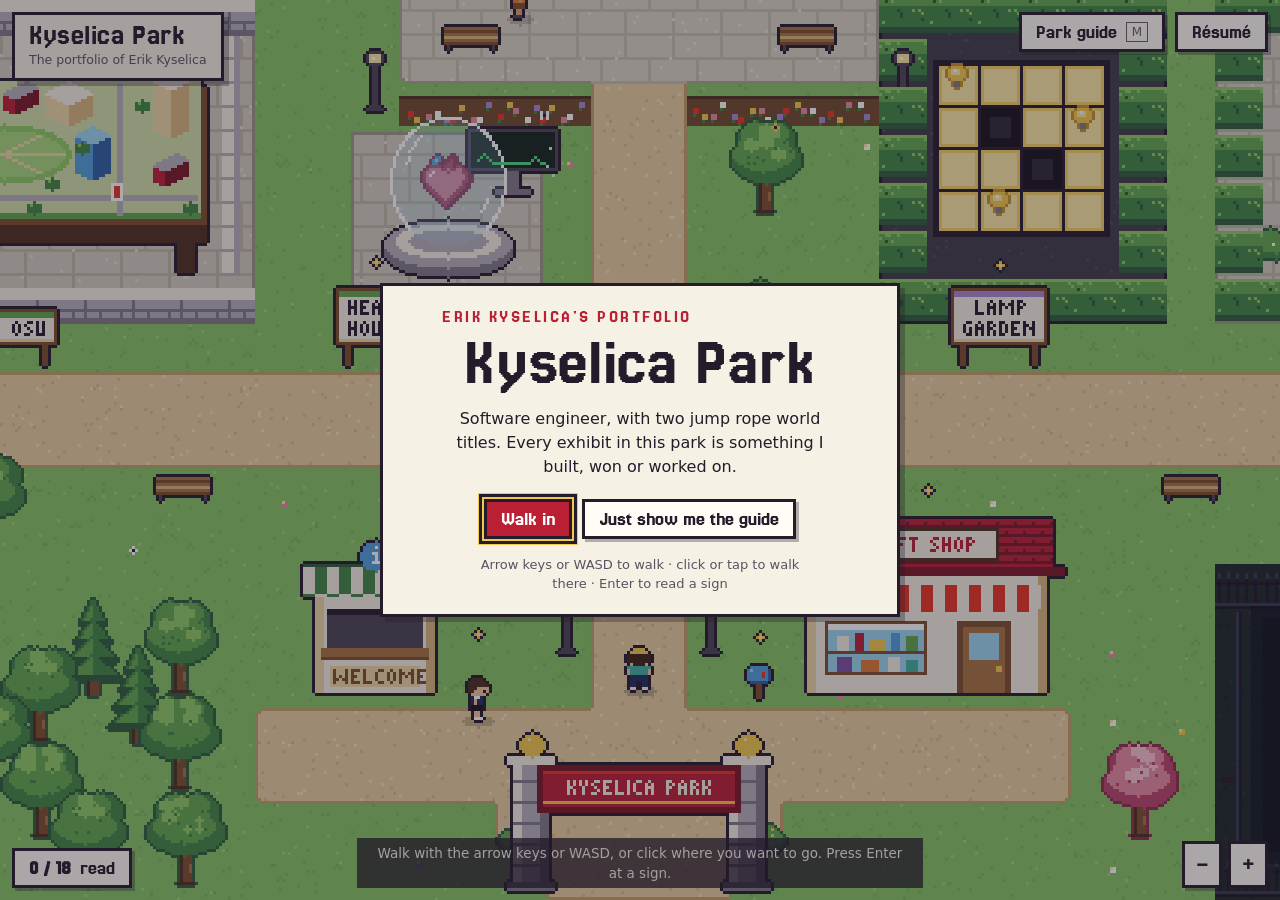
<file: index.html>
<!doctype html>
<html lang="en">
<head>
<meta charset="utf-8">
<meta name="viewport" content="width=device-width, initial-scale=1, viewport-fit=cover">
<title>Erik Kyselica · Kyselica Park</title>
<meta name="description" content="The portfolio of Erik Kyselica, software engineer and jump rope world champion, built as a pixel park you can walk around. Every exhibit is something he built, won or worked on.">
<meta name="theme-color" content="#86c463">
<meta property="og:title" content="Kyselica Park: the portfolio of Erik Kyselica">
<meta property="og:description" content="A pixel park you can walk around. Every exhibit is something Erik built, won or worked on.">
<meta property="og:type" content="website">
<meta property="og:url" content="https://kyseli.ca/">
<meta property="og:image" content="https://kyseli.ca/park/img/og.png">
<meta name="twitter:card" content="summary_large_image">
<link rel="icon" href="data:image/svg+xml,%3Csvg xmlns='http://www.w3.org/2000/svg' viewBox='0 0 16 16' shape-rendering='crispEdges'%3E%3Crect width='16' height='16' fill='%2386c463'/%3E%3Cpath d='M4 3h8v1h1v5h-1v1H4V9H3V4h1z' fill='%233f8644'/%3E%3Cpath d='M5 4h5v1h1v3H5z' fill='%235fa84c'/%3E%3Crect x='7' y='10' width='2' height='4' fill='%237a4d2c'/%3E%3Crect x='6' y='5' width='2' height='1' fill='%238ccb62'/%3E%3C/svg%3E">
<link rel="preconnect" href="https://fonts.googleapis.com">
<link rel="preconnect" href="https://fonts.gstatic.com" crossorigin>
<link rel="stylesheet" href="https://fonts.googleapis.com/css2?family=Jersey+25&display=swap">
<link rel="stylesheet" href="park/park.css?v=30576ea">
</head>
<body>

<main id="stage">
<canvas id="park" tabindex="0" role="img" aria-label="Kyselica Park, a top-down pixel park. Walk with the arrow keys or W A S D and press Enter at a sign to read it. Every exhibit is also listed in the park guide."></canvas>

<header class="bar">
  <a class="brand panel" href="./">
    <span class="brand-name">Kyselica Park</span>
    <span class="brand-sub">The portfolio of Erik Kyselica</span>
  </a>
  <nav class="tools" aria-label="Park">
    <button class="btn" type="button" id="btn-guide" aria-label="Park guide"><span class="label-long">Park guide</span><span class="label-short">Map</span> <kbd>M</kbd></button>
    <a class="btn" href="ErikKyselicaResume-2026.pdf" target="_blank" rel="noopener">Résumé</a>
  </nav>
</header>

<div class="hud">
  <div class="hud-left">
    <button class="btn" type="button" id="stamps" title="Exhibits you have read. Opens the park guide."><b>0 / 0</b> read</button>
  </div>
  <div class="hud-mid">
    <button class="btn" type="button" id="prompt" hidden>Read <span class="prompt-name"></span> <kbd>Enter</kbd></button>
    <p id="hint">Walk with the arrow keys or WASD, or click where you want to go. Press Enter at a sign.</p>
  </div>
  <div class="hud-right">
    <button class="btn zoom" type="button" id="zoom-out" aria-label="Zoom out" title="Zoom out (−)">−</button>
    <button class="btn zoom" type="button" id="zoom-in" aria-label="Zoom in" title="Zoom in (+)">+</button>
  </div>
</div>
<div id="tip" hidden></div>

<aside id="plaque" role="dialog" aria-labelledby="plaque-title" hidden>
  <div class="plaque-top">
    <span class="zone"></span>
    <button class="plaque-close" type="button" aria-label="Close this plaque" title="Close (Esc)">✕</button>
  </div>
  <div class="plaque-body"></div>
  <div class="plaque-foot">
    <button class="btn plaque-prev" type="button">← Previous</button>
    <span class="plaque-count"></span>
    <button class="btn plaque-next" type="button">Next →</button>
  </div>
</aside>


<div id="welcome">
  <div class="welcome-card panel" role="dialog" aria-labelledby="welcome-title">
    <p class="eyebrow">Erik Kyselica's portfolio</p>
    <h1 id="welcome-title">Kyselica Park</h1>
    <p>Software engineer, with two jump rope world titles. Every exhibit in this park is something I built, won or worked on.</p>
    <div class="links">
      <button class="btn primary" type="button" id="btn-enter">Walk in</button>
      <button class="btn" type="button" id="btn-tour">Just show me the guide</button>
    </div>
    <p class="keys">Arrow keys or WASD to walk · click or tap to walk there · Enter to read a sign</p>
  </div>
</div>
</main>

<dialog id="guide" aria-labelledby="guide-title">
  <div class="guide-top">
    <div>
      <h2 id="guide-title">Park guide</h2>
      <p>Pick an exhibit to go straight to it.</p>
    </div>
    <button class="plaque-close guide-close" type="button" aria-label="Close the park guide">✕</button>
  </div>
  <div class="guide-main">
    <div class="guide-map">
      <canvas role="img" aria-label="Map of the park. The same exhibits are listed beside it."></canvas>
      <div class="guide-pins"></div>
    </div>
    <div class="guide-list"></div>
  </div>
</dialog>

<noscript>
  <div class="noscript">
    <h1>Erik Kyselica</h1>
    <p>This portfolio is an interactive pixel park and needs JavaScript. Without it, here is the short version:</p>
    <p><a href="ErikKyselicaResume-2026.pdf">Résumé (PDF)</a> · <a href="mailto:erik@kyseli.ca">erik@kyseli.ca</a> · <a href="osu-map/">Small OSU, a live map of the Ohio State campus</a></p>
  </div>
</noscript>

<script src="park/art.js?v=30576ea"></script>
<script src="park/world.js?v=30576ea"></script>
<script src="park/life.js?v=30576ea"></script>
<script src="park/data.js?v=30576ea"></script>
<script src="park/game.js?v=30576ea"></script>
<script src="park/ui.js?v=30576ea"></script>
</body>
</html>
</file>
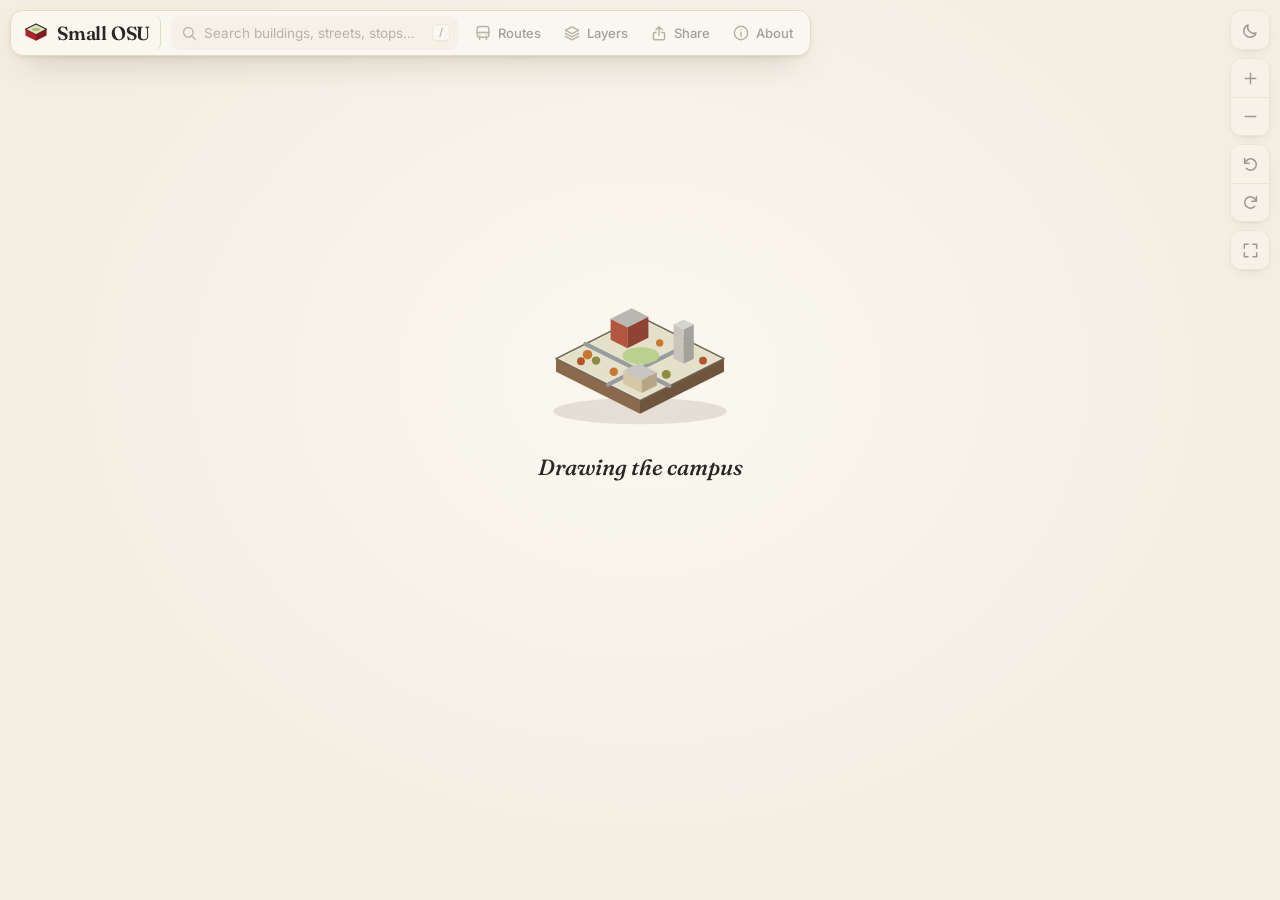
<file: osu-map/index.html>
<!doctype html>
<html lang="en">
<head>
<meta charset="utf-8">
<meta name="viewport" content="width=device-width, initial-scale=1, viewport-fit=cover">
<title>Small OSU: a live, illustrated map of Ohio State's campus</title>
<meta name="description" content="An illustrated, isometric map of the Ohio State campus you can drag and zoom through, with live CABS buses, simulated traffic and the real sky. Unofficial.">
<meta name="theme-color" content="#f3eee2">
<link rel="icon" href="data:image/svg+xml,%3Csvg xmlns='http://www.w3.org/2000/svg' viewBox='0 0 32 32'%3E%3Cpath d='M16 5 29 11.5 16 18 3 11.5z' fill='%23dfe3bf' stroke='%232a2622' stroke-width='1.4' stroke-linejoin='round'/%3E%3Cpath d='M3 11.5 16 18v7.5L3 19z' fill='%23b3202a'/%3E%3Cpath d='M16 18 29 11.5V19l-13 6.5z' fill='%23861820'/%3E%3C/svg%3E">
<link rel="preconnect" href="https://fonts.googleapis.com">
<link rel="preconnect" href="https://fonts.gstatic.com" crossorigin>
<link rel="stylesheet" href="https://fonts.googleapis.com/css2?family=Fraunces:ital,opsz,wght@0,9..144,400..700;1,9..144,400..600&family=Inter:wght@400;500;600&display=swap">
<link rel="stylesheet" href="css/app.css">
</head>
<body>
<script>
  // The panel theme before anything paints (ui.js keeps it in sync afterwards), so a dark-theme reader never sees a flash.
  // Storage may throw (blocked cookies): then the OS preference still decides. The browser chrome follows at once too.
  (function () {
    var t = null;
    try { t = localStorage.getItem("smallosu.ui"); } catch (e) { /* not remembered */ }
    if (t !== "dark" && t !== "light") t = matchMedia("(prefers-color-scheme: dark)").matches ? "dark" : "light";
    document.body.dataset.ui = t;
    if (t === "dark") document.querySelector('meta[name="theme-color"]').content = "#1c1a17";
  })();
</script>

<svg width="0" height="0" style="position:absolute" aria-hidden="true" focusable="false">
  <defs>
    <symbol id="i-search" viewBox="0 0 20 20"><circle cx="8.6" cy="8.6" r="5.6"/><path d="M12.8 12.8 17 17"/></symbol>
    <symbol id="i-bus" viewBox="0 0 20 20"><rect x="3.5" y="2.8" width="13" height="12" rx="2.6"/><path d="M3.5 9.4h13M6.2 17.2v-2.4M13.8 17.2v-2.4M6.4 12.1h.01M13.6 12.1h.01"/></symbol>
    <symbol id="i-layers" viewBox="0 0 20 20"><path d="M10 3.2 17.4 7 10 10.8 2.6 7z"/><path d="M2.6 10.4 10 14.2l7.4-3.8M2.6 13.8 10 17.6l7.4-3.8"/></symbol>
    <symbol id="i-share" viewBox="0 0 20 20"><path d="M10 12.6V3.2M6.6 6.4 10 3l3.4 3.4M6.8 9.4H5.2a1.4 1.4 0 0 0-1.4 1.4v5.4A1.4 1.4 0 0 0 5.2 17.6h9.6a1.4 1.4 0 0 0 1.4-1.4v-5.4a1.4 1.4 0 0 0-1.4-1.4h-1.6"/></symbol>
    <symbol id="i-about" viewBox="0 0 20 20"><circle cx="10" cy="10" r="7.4"/><path d="M10 9.2v4.6M10 6.4h.01"/></symbol>
    <symbol id="i-sun" viewBox="0 0 20 20"><circle cx="10" cy="10" r="3.4"/><path d="M10 2.6v1.6M10 15.8v1.6M2.6 10h1.6M15.8 10h1.6M4.8 4.8l1.1 1.1M14.1 14.1l1.1 1.1M4.8 15.2l1.1-1.1M14.1 5.9l1.1-1.1"/></symbol>
    <symbol id="i-moon" viewBox="0 0 20 20"><path d="M15.8 12.6A6.6 6.6 0 0 1 7.4 4.2a6.6 6.6 0 1 0 8.4 8.4z"/></symbol>
    <symbol id="i-plus" viewBox="0 0 20 20"><path d="M10 4.5v11M4.5 10h11"/></symbol>
    <symbol id="i-minus" viewBox="0 0 20 20"><path d="M4.5 10h11"/></symbol>
    <symbol id="i-rot-l" viewBox="0 0 20 20"><path d="M4.4 8.2A6 6 0 1 1 5.6 14"/><path d="M3.8 3.8v4.8h4.8"/></symbol>
    <symbol id="i-rot-r" viewBox="0 0 20 20"><path d="M15.6 8.2A6 6 0 1 0 14.4 14"/><path d="M16.2 3.8v4.8h-4.8"/></symbol>
    <symbol id="i-fs" viewBox="0 0 20 20"><path d="M3.5 7.5v-4h4M12.5 3.5h4v4M16.5 12.5v4h-4M7.5 16.5h-4v-4"/></symbol>
    <symbol id="i-fs-exit" viewBox="0 0 20 20"><path d="M7.5 3.5v4h-4M16.5 7.5h-4v-4M12.5 16.5v-4h4M3.5 12.5h4v4"/></symbol>
    <symbol id="i-close" viewBox="0 0 20 20"><path d="M5.5 5.5l9 9M14.5 5.5l-9 9"/></symbol>
    <symbol id="i-building" viewBox="0 0 20 20"><path d="M10 2.8 16.4 6.2v7.6L10 17.2 3.6 13.8V6.2z"/><path d="M3.6 6.2 10 9.6l6.4-3.4M10 9.6v7.6"/></symbol>
    <symbol id="i-street" viewBox="0 0 20 20"><path d="M6.5 3 3.5 17M13.5 3l3 14M10 3.5v2.2M10 8.9v2.2M10 14.3v2.2"/></symbol>
    <symbol id="i-place" viewBox="0 0 20 20"><path d="M10 17.4s-5.2-5-5.2-8.6a5.2 5.2 0 0 1 10.4 0c0 3.6-5.2 8.6-5.2 8.6z"/><circle cx="10" cy="8.8" r="1.8"/></symbol>
    <symbol id="i-park" viewBox="0 0 20 20"><path d="M10 17.5v-5M10 12.5c-3.4 0-5.4-1.9-5.4-4.4C4.6 5.1 7 3 10 3s5.4 2.1 5.4 5.1c0 2.5-2 4.4-5.4 4.4z"/><path d="M6.5 17.5h7"/></symbol>
    <symbol id="i-stop" viewBox="0 0 20 20"><path d="M10 9.8v7.6M7.4 17.4h5.2"/><rect x="5.4" y="2.6" width="9.2" height="7.2" rx="2"/><path d="M8 6.2h4"/></symbol>
    <symbol id="i-walk" viewBox="0 0 20 20"><circle cx="11" cy="3.6" r="1.5"/><path d="M8.2 17.2l2.1-5.2 2.4 2.4v2.8M10.3 12l.8-4.6-2.9 1.4-1 2.7M11.1 7.4l1.6 2.5 2.3.6"/></symbol>
    <symbol id="i-plane" viewBox="0 0 20 20"><path d="M10 2.6c.8 0 1.3.8 1.3 1.9v3.7l5.6 3.3v1.8l-5.6-1.7v3.3l1.9 1.4v1.5L10 17.1l-3.2.7v-1.5l1.9-1.4v-3.3L3.1 13.3v-1.8l5.6-3.3V4.5c0-1.1.5-1.9 1.3-1.9z"/></symbol>
    <symbol id="i-flag" viewBox="0 0 20 20"><path d="M5.2 17.6V3"/><path d="M5.2 3.6h9.9l-2.3 3.5 2.3 3.5H5.2"/></symbol>
    <symbol id="i-link" viewBox="0 0 20 20"><path d="M8.6 11.4a3.2 3.2 0 0 0 4.5 0l2.6-2.6a3.2 3.2 0 0 0-4.5-4.5l-1 1M11.4 8.6a3.2 3.2 0 0 0-4.5 0l-2.6 2.6a3.2 3.2 0 0 0 4.5 4.5l1-1"/></symbol>
    <symbol id="i-mark" viewBox="0 0 32 32"><path style="fill:var(--mk-top,#dfe3bf);stroke:var(--mk-edge,#2a2622)" stroke-width="1.3" stroke-linejoin="round" d="M16 5 29 11.5 16 18 3 11.5z"/><path style="fill:var(--mk-l,#b3202a)" d="M3 11.5 16 18v7.5L3 19z"/><path style="fill:var(--mk-r,#861820)" d="M16 18 29 11.5V19l-13 6.5z"/><path style="fill:var(--mk-oval,#a9c77f)" d="M16 9.4c3.1 0 5.4 1 5.4 2.1s-2.3 2.2-5.4 2.2-5.4-1-5.4-2.2 2.3-2.1 5.4-2.1z"/></symbol>
  </defs>
</svg>

<canvas id="map" role="img" aria-label="Illustrated map of the Ohio State campus. Drag to move, scroll or pinch to zoom, Q and E to turn."></canvas>

<header class="bar" id="bar">
  <a class="brand" href="./" aria-label="Small OSU: back to the Oval" title="Back to the Oval">
    <svg class="brand-mark" aria-hidden="true"><use href="#i-mark"/></svg>
    <span class="brand-name">Small OSU</span>
  </a>
  <nav class="tools" aria-label="Map tools">
    <div class="tool tool-search">
      <div class="search" role="search">
        <svg class="ico search-ico" aria-hidden="true"><use href="#i-search"/></svg>
        <input id="search-q" type="text" inputmode="search" enterkeyhint="go" placeholder="Search buildings, streets, stops…" data-short="Search buildings, stops…" autocomplete="off" autocapitalize="off" spellcheck="false" role="combobox" aria-expanded="false" aria-controls="search-results" aria-autocomplete="list" aria-label="Search the map">
        <kbd class="search-kbd" aria-hidden="true">/</kbd>
        <button class="search-cancel" type="button">Cancel</button>
      </div>
      <button class="tool-btn search-open" type="button" id="btn-search" aria-label="Search" title="Search (/)"><svg class="ico" aria-hidden="true"><use href="#i-search"/></svg><span class="tool-label">Search</span></button>
      <div class="panel search-panel" id="search-panel" hidden>
        <div class="search-hint" id="search-hint"></div>
        <ul id="search-results" class="results" role="listbox" aria-label="Search results"></ul>
      </div>
    </div>
    <div class="tool">
      <button class="tool-btn" type="button" id="btn-routes" aria-label="Bus routes" aria-expanded="false" aria-controls="panel-routes" title="Bus routes"><svg class="ico" aria-hidden="true"><use href="#i-bus"/></svg><span class="tool-label">Routes</span><span class="badge" id="routes-badge" hidden></span></button>
      <div class="panel" id="panel-routes" role="dialog" aria-label="Bus routes" hidden></div>
    </div>
    <div class="tool">
      <button class="tool-btn" type="button" id="btn-layers" aria-label="Map layers" aria-expanded="false" aria-controls="panel-layers" title="Layers"><svg class="ico" aria-hidden="true"><use href="#i-layers"/></svg><span class="tool-label">Layers</span></button>
      <div class="panel" id="panel-layers" role="dialog" aria-label="Map layers" hidden>
        <div class="panel-head"><h2>Layers</h2><p>What to draw on the map</p></div>
        <div class="layer-groups" id="layer-groups"><p class="panel-empty">Layers appear here as the map wakes up.</p></div>
      </div>
    </div>
    <div class="tool">
      <button class="tool-btn" type="button" id="btn-share" aria-label="Copy a link to this view" title="Copy a link to this view"><svg class="ico" aria-hidden="true"><use href="#i-share"/></svg><span class="tool-label">Share</span></button>
    </div>
    <div class="tool">
      <a class="tool-btn" id="btn-about" href="about.html" aria-label="About this map" title="About"><svg class="ico" aria-hidden="true"><use href="#i-about"/></svg><span class="tool-label">About</span></a>
    </div>
  </nav>
</header>

<div class="map-btns" id="map-btns" role="toolbar" aria-label="View" aria-orientation="vertical">
  <div class="btn-group">
    <button class="sq" type="button" id="btn-theme" aria-label="Dark panels" data-tip="Dark panels"><svg class="ico i-moon" aria-hidden="true"><use href="#i-moon"/></svg><svg class="ico i-sun" aria-hidden="true"><use href="#i-sun"/></svg></button>
  </div>
  <div class="btn-group">
    <button class="sq" type="button" id="btn-zoom-in" aria-label="Zoom in" data-tip="Zoom in (+)"><svg class="ico" aria-hidden="true"><use href="#i-plus"/></svg></button>
    <button class="sq" type="button" id="btn-zoom-out" aria-label="Zoom out" data-tip="Zoom out (−)"><svg class="ico" aria-hidden="true"><use href="#i-minus"/></svg></button>
  </div>
  <div class="btn-group">
    <button class="sq" type="button" id="btn-rot-l" aria-label="Turn the map left" data-tip="Turn left (Q)"><svg class="ico" aria-hidden="true"><use href="#i-rot-l"/></svg></button>
    <button class="sq" type="button" id="btn-rot-r" aria-label="Turn the map right" data-tip="Turn right (E)"><svg class="ico" aria-hidden="true"><use href="#i-rot-r"/></svg></button>
  </div>
  <div class="btn-group" id="fs-group">
    <button class="sq" type="button" id="btn-fs" aria-label="Full screen" data-tip="Full screen"><svg class="ico i-fs" aria-hidden="true"><use href="#i-fs"/></svg><svg class="ico i-fs-exit" aria-hidden="true"><use href="#i-fs-exit"/></svg></button>
  </div>
</div>

<div id="cards" class="cards"></div>
<div class="map-footer">
  <div id="status" class="status" aria-live="off"></div>
  <footer class="credits" id="credits">
    <span class="cr-full">© <a href="https://www.openstreetmap.org/copyright" target="_blank" rel="noopener">OpenStreetMap</a> contributors · Bus data: <a href="https://ttm.osu.edu/cabs" target="_blank" rel="noopener">Ohio State CABS</a> · Weather: <a href="https://open-meteo.com/" target="_blank" rel="noopener">Open-Meteo</a> · <a href="about.html">Unofficial</a></span>
    <span class="cr-short">© <a href="https://www.openstreetmap.org/copyright" target="_blank" rel="noopener">OpenStreetMap</a> · <a href="about.html">Unofficial</a></span>
  </footer>
</div>
<div id="toasts" class="toasts" role="status" aria-live="polite"></div>
<div id="ui-root"></div>

<div id="loading" role="status" aria-live="polite">
  <div class="ld">
    <svg class="ld-art" viewBox="0 0 160 112" aria-hidden="true">
      <ellipse class="ld-shadow" cx="80" cy="90" rx="66" ry="10"/>
      <path class="ld-side-l" d="M16 50 80 82v10L16 60z"/>
      <path class="ld-side-r" d="M80 82 144 50v10L80 92z"/>
      <path class="ld-top" d="M80 18 144 50 80 82 16 50z"/>
      <path class="ld-road" d="M55.7 69.8 119.7 37.8M38.4 38.8 102.4 70.8"/>
      <ellipse class="ld-oval" cx="80.6" cy="47.8" rx="14" ry="6.6"/>
      <g class="ld-b ld-b1"><path class="f-l" d="M57.6 35.6 70.4 42v-16l-12.8-6.4z"/><path class="f-r" d="M70.4 42 86.4 34V18l-16 8z"/><path class="f-t" d="M57.6 19.6 73.6 11.6 86.4 18 70.4 26z"/></g>
      <g class="ld-b ld-b2"><path class="f-l" d="M67.2 69.2 81.28 76.24v-10L67.2 59.2z"/><path class="f-r" d="M81.28 76.24 92.8 70.48v-10l-11.52 5.76z"/><path class="f-t" d="M67.2 59.2 78.72 53.44 92.8 60.48 81.28 66.24z"/></g>
      <g class="ld-b ld-b3"><path class="f-l" d="M105.6 50 113.28 53.84v-26L105.6 24z"/><path class="f-r" d="M113.28 53.84 120.96 50V24l-7.68 3.84z"/><path class="f-t" d="M105.6 24 113.28 20.16 120.96 24 113.28 27.84z"/></g>
      <g class="ld-trees"><circle cx="40" cy="47" r="3.6"/><circle cx="46.5" cy="51.5" r="3.2"/><circle cx="35" cy="52" r="3"/><circle cx="100" cy="62" r="3.4"/><circle cx="60" cy="60" r="3.2"/><circle cx="128" cy="51.5" r="3"/><circle cx="95" cy="38" r="2.8"/></g>
      <g class="ld-bus-path"><rect class="ld-bus" x="-4.6" y="-2.3" width="9.2" height="4.6" rx="1.4"/></g>
    </svg>
    <p class="ld-title">Drawing the campus</p>
    <p class="ld-words" aria-hidden="true"><span>Laying out the streets</span><span>Raising thirteen thousand buildings</span><span>Planting the trees on the Oval</span><span>Checking the sky over Columbus</span><span>Looking for buses</span></p>
    <p class="ld-slow">Still drawing — a big campus takes a moment on a small computer.</p>
    <p class="ld-err" hidden>The map couldn't load. <button type="button" onclick="location.reload()">Try again</button></p>
  </div>
</div>
<script>
  // If the engine itself fails to start there is no app to report it, so say so here rather than draw forever.
  (function () {
    var shown = false;
    function fail() { if (shown || window.app) return; shown = true; var l = document.getElementById("loading"); if (!l) return; l.classList.add("failed"); l.querySelector(".ld-err").hidden = false; }
    window.addEventListener("error", function (e) { if (e && e.target === window) setTimeout(fail, 50); });
    window.addEventListener("unhandledrejection", function () { setTimeout(fail, 50); });
    setTimeout(function () { if (!document.body.classList.contains("ready")) document.getElementById("loading").classList.add("slow"); }, 20000);
  })();
</script>
<noscript><p class="noscript">Small OSU needs JavaScript to draw the map.</p></noscript>
<script type="module" src="js/main.js"></script>
</body>
</html>
</file>
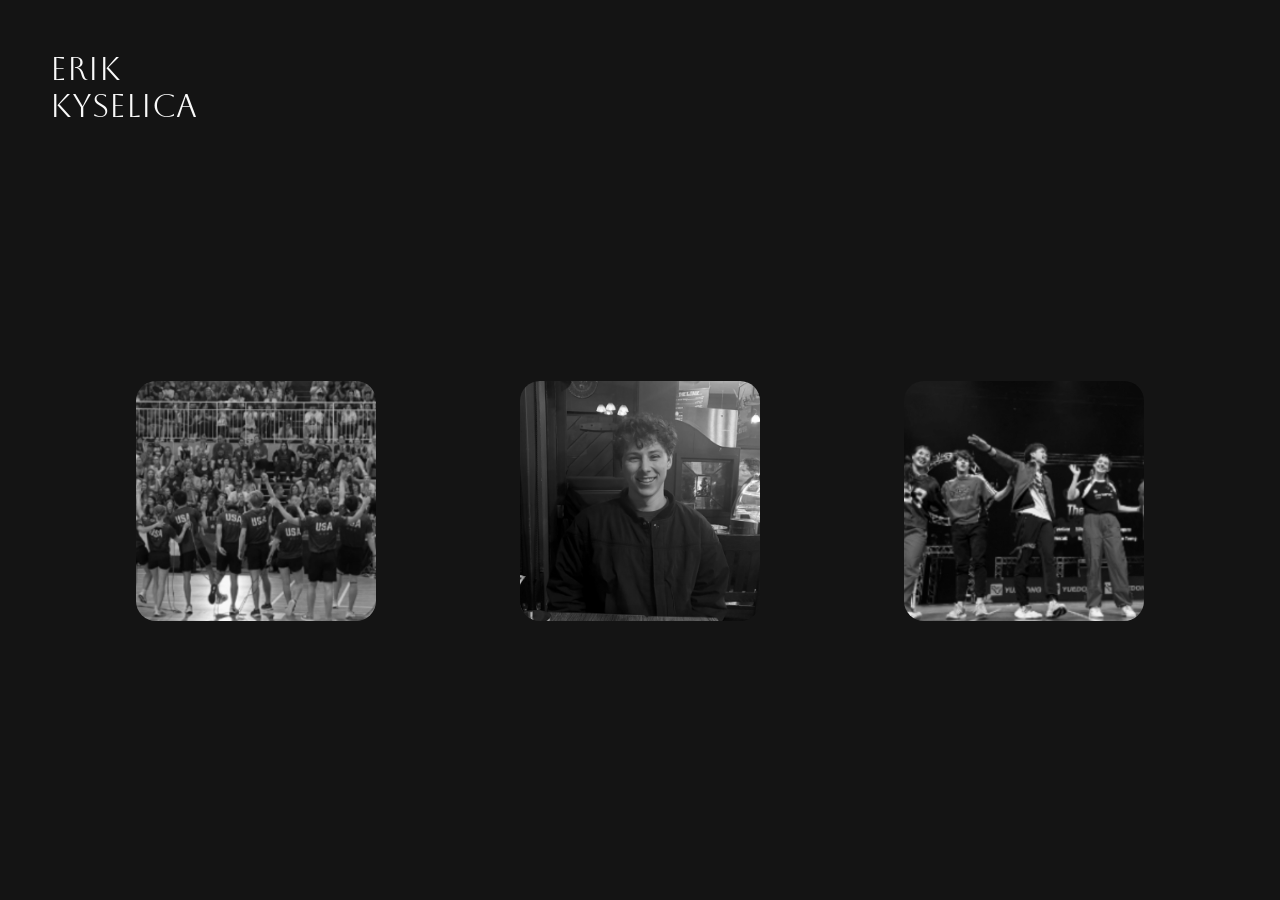
<file: classic.html>
<!DOCTYPE html>
<html lang="en">
<head>
    <meta charset="UTF-8">
    <meta name="viewport" content="width=device-width, initial-scale=1.0, viewport-fit=cover">
    <title>Erik Kyselica</title>
    <link rel="stylesheet" href="custom-element/custom-image.css"> <!-- Link to your CSS file -->
    <link rel="stylesheet" href="styles.css">
    <link rel="stylesheet" href="IndexStyles.css">
    <link rel="stylesheet" href="scrollingPage/scrollingPage.css">
    <link href='https://fonts.googleapis.com/css?family=Aboreto|Montserrat' rel='stylesheet'>
    <script src="custom-element/custom-elements.js"></script>
    <script src="scrollingPage/scrollingPageFunctions.js"></script>
    <script>
        // Fix mobile viewport height (iOS Chrome ignores -webkit-fill-available)
        function setAppHeight() {
            document.documentElement.style.setProperty('--app-height', window.innerHeight + 'px');
        }
        window.addEventListener('resize', setAppHeight);
        window.addEventListener('orientationchange', setAppHeight);
        setAppHeight();
    </script>
</head>
<body>
<div id="content">
    <div id="home" class="section">
        <div id="rightTextDiv">
            <p class="name">Erik</p>
            <p class="name lastName">Kyselica</p>
            <div id="emailDiv">
                <p id="email">erik@kyseli.ca</p>
            </div>
        </div>
        <div id="homeMain">
            <div id="aboutDiv">
                <div id="aboutHiBox">
                    <p id="aboutHi">Hi!</p>
                </div>
                <div id="aboutParagraphs">
                    <p class = "aboutParagraph">My name is Erik, I study Computer Science and Engineering at The Ohio State University. I do full-stack web development.</p>
                    <p class = "aboutParagraph">Some of my interests outside of programming are jumping rope and playing chess. I also watch football when my team is having a good season.</p>
                    <p class = "aboutParagraph">I love taking on projects that require me to learn new skills, this website is one of those. I hope you enjoy!</p>
                    <p class = "aboutParagraph">If you'd like to get in contact, feel free to email me.</p>
                    <p class = "aboutParagraph"><a href="ErikKyselicaResume-2026.pdf" target="_blank" class="aboutLink">Resume</a></p>
                    <p id = "aboutGoBack" class = "aboutParagraph", onclick="leaveAbout(); history.back();">Go back</p>
                </div>
            </div>
            <div id="images">
                <custom-image id="homeIm1" class="homeImage" img-path="homeImages/Accomplishments.jpg" background-color="rgb(30,50,30)" text-color="rgb(250,250,250)" hover-text="awards"></custom-image>
                <custom-image id="homeIm2" class="homeImage" img-path="homeImages/About.png" background-color="rgb(50,30,30)" text-color="rgb(250,250,250)" hover-text="about"></custom-image>
                <custom-image id="homeIm3" class="homeImage" img-path="homeImages/Apps.jpg" background-color="rgb(30,30,50)" text-color="rgb(250,250,250)" hover-text="projects"></custom-image>
            </div>
        </div>
    </div>
    <div id="accomplishments" class="section scrollingPage">
        <div id="accsidebar" class="sidebar">
            <div id="acctitleText" class="titleText">
                <p id="acctitleTextToConvert" class="titleTextToConvert">AWARDS</p>
            </div>
            <div id="accpageIndicator" class="pageIndicator">
            </div>
        </div>
        <div id="accpageHolder" class="pageHolder">

        </div>
    </div>
    <div id="apps" class="section scrollingPage">
        <div id="appsidebar" class="sidebar">
            <div id="apptitleText" class="titleText">
                <p id="apptitleTextToConvert" class="titleTextToConvert">PROJECTS</p>
            </div>
            <div id="apppageIndicator" class="pageIndicator">
            </div>
        </div>
        <div id="apppageHolder" class="pageHolder">

        </div>
    </div>
</div>
<script src="Accomplishments/Accomplishments.js"></script>
<script src="Apps/Apps.js"></script>
</body>
</file>
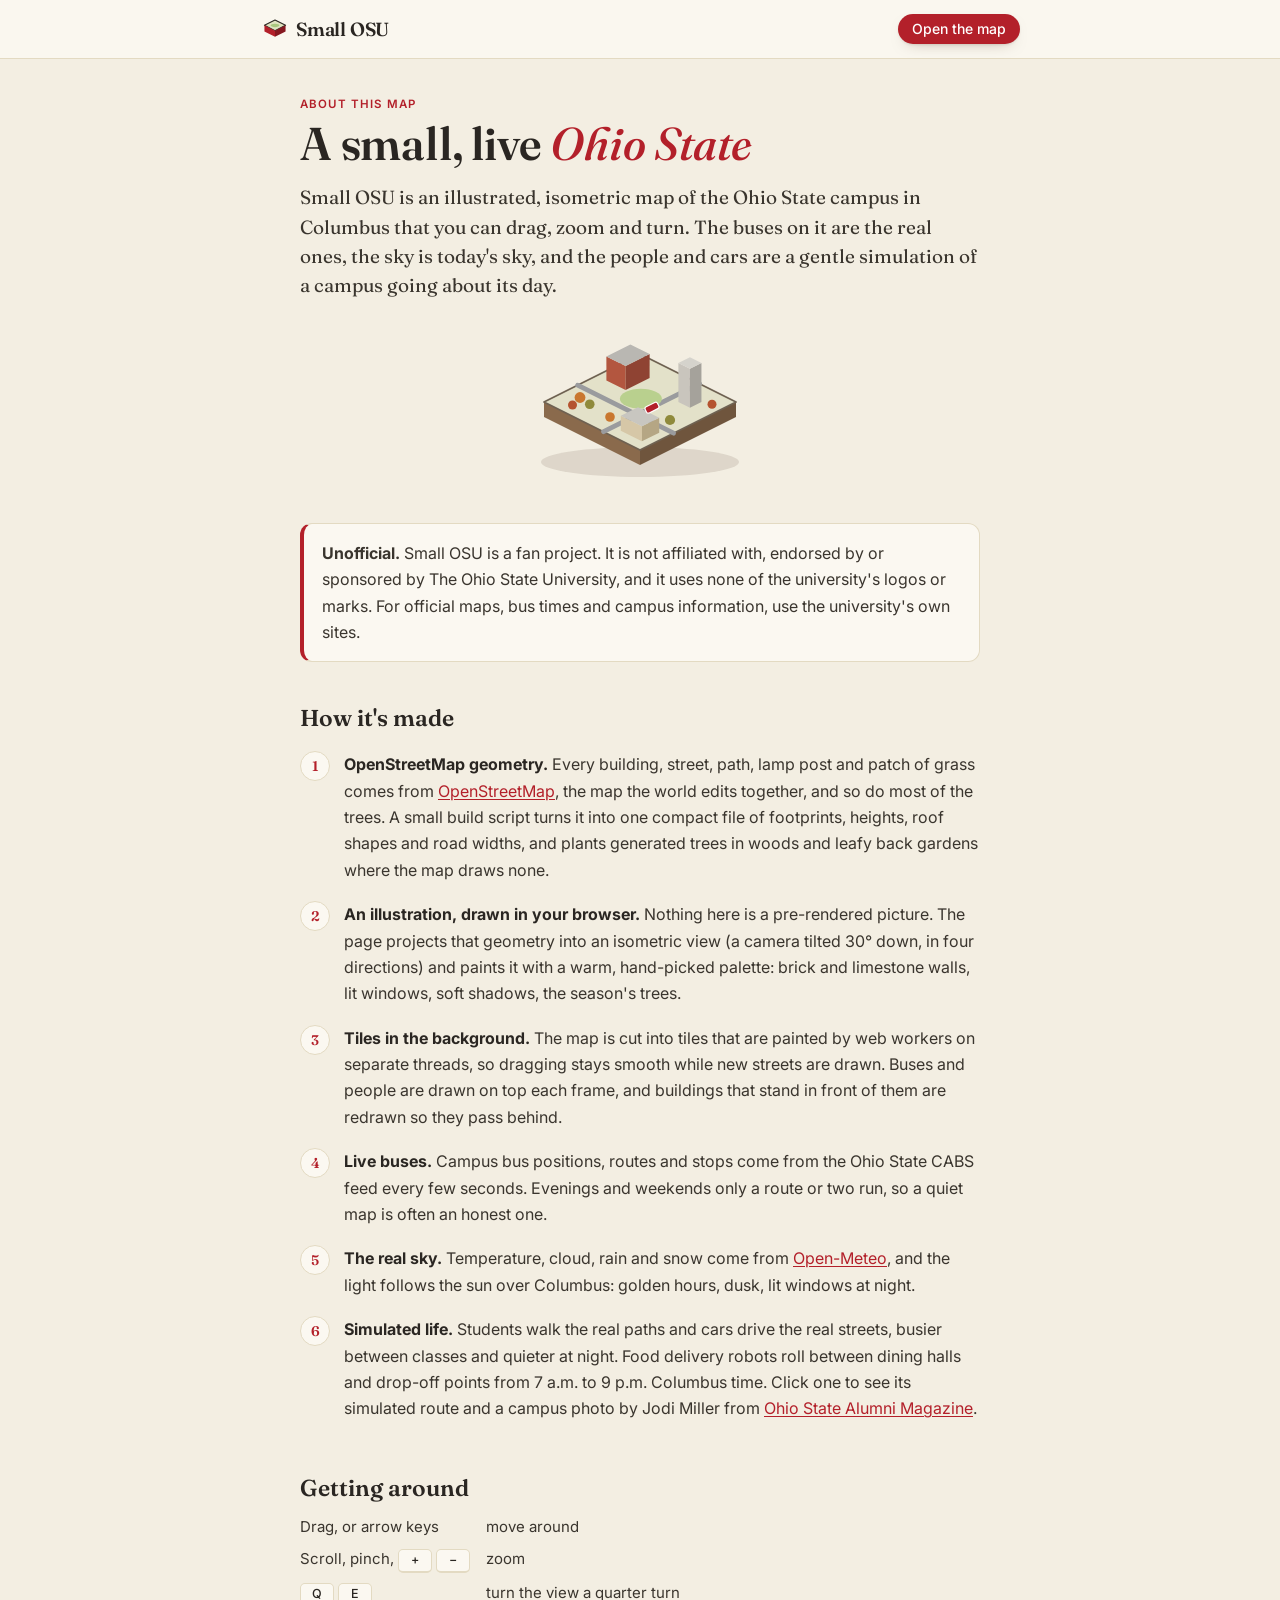
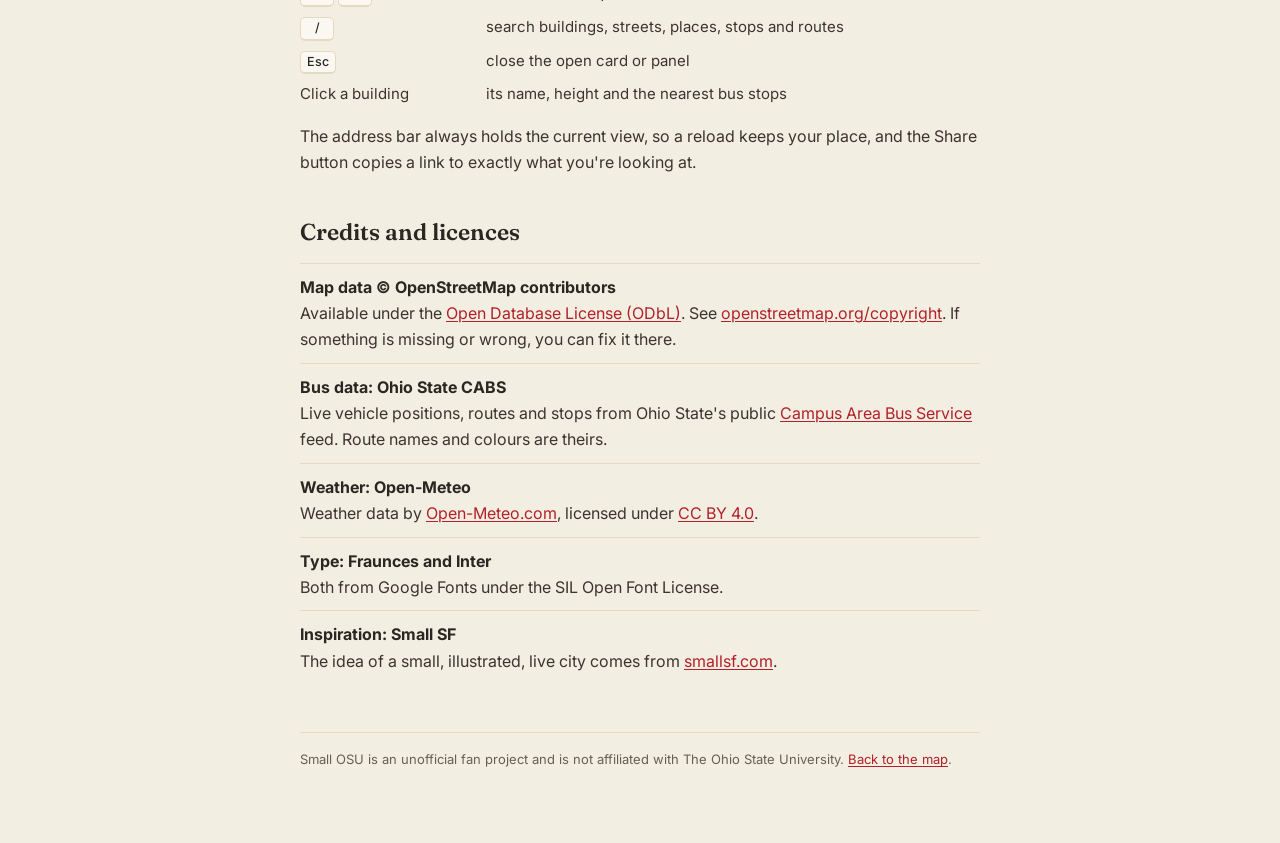
<file: osu-map/about.html>
<!doctype html>
<html lang="en" class="page">
<head>
<meta charset="utf-8">
<meta name="viewport" content="width=device-width, initial-scale=1, viewport-fit=cover">
<title>About Small OSU</title>
<meta name="description" content="How Small OSU, an unofficial illustrated live map of the Ohio State campus, is made, and who to thank for the data.">
<meta name="theme-color" content="#f3eee2">
<link rel="icon" href="data:image/svg+xml,%3Csvg xmlns='http://www.w3.org/2000/svg' viewBox='0 0 32 32'%3E%3Cpath d='M16 5 29 11.5 16 18 3 11.5z' fill='%23dfe3bf' stroke='%232a2622' stroke-width='1.4' stroke-linejoin='round'/%3E%3Cpath d='M3 11.5 16 18v7.5L3 19z' fill='%23b3202a'/%3E%3Cpath d='M16 18 29 11.5V19l-13 6.5z' fill='%23861820'/%3E%3C/svg%3E">
<link rel="preconnect" href="https://fonts.googleapis.com">
<link rel="preconnect" href="https://fonts.gstatic.com" crossorigin>
<link rel="stylesheet" href="https://fonts.googleapis.com/css2?family=Fraunces:ital,opsz,wght@0,9..144,400..700;1,9..144,400..600&family=Inter:wght@400;500;600&display=swap">
<link rel="stylesheet" href="css/app.css">
</head>
<body>
<script>
  // the map's panel theme; when storage is blocked the OS preference still decides
  (function () {
    var t = null;
    try { t = localStorage.getItem("smallosu.ui"); } catch (e) { /* not remembered */ }
    if (t !== "dark" && t !== "light") t = matchMedia("(prefers-color-scheme: dark)").matches ? "dark" : "light";
    document.body.dataset.ui = t;
    if (t === "dark") document.querySelector('meta[name="theme-color"]').content = "#1c1a17";
  })();
</script>
<svg width="0" height="0" style="position:absolute" aria-hidden="true" focusable="false">
  <symbol id="i-mark" viewBox="0 0 32 32"><path style="fill:var(--mk-top,#dfe3bf);stroke:var(--mk-edge,#2a2622)" stroke-width="1.3" stroke-linejoin="round" d="M16 5 29 11.5 16 18 3 11.5z"/><path style="fill:var(--mk-l,#b3202a)" d="M3 11.5 16 18v7.5L3 19z"/><path style="fill:var(--mk-r,#861820)" d="M16 18 29 11.5V19l-13 6.5z"/><path style="fill:var(--mk-oval,#a9c77f)" d="M16 9.4c3.1 0 5.4 1 5.4 2.1s-2.3 2.2-5.4 2.2-5.4-1-5.4-2.2 2.3-2.1 5.4-2.1z"/></symbol>
</svg>

<header class="page-top">
  <a class="brand" href="./"><svg class="brand-mark" aria-hidden="true"><use href="#i-mark"/></svg><span class="brand-name">Small OSU</span></a>
  <a class="back" href="./">Open the map</a>
</header>

<main class="about">
  <p class="kicker">About this map</p>
  <h1>A small, live <em>Ohio State</em></h1>
  <p class="lede">Small OSU is an illustrated, isometric map of the Ohio State campus in Columbus that you can drag, zoom and turn. The buses on it are the real ones, the sky is today's sky, and the people and cars are a gentle simulation of a campus going about its day.</p>

  <svg class="art" viewBox="0 0 160 112" aria-hidden="true">
    <ellipse cx="80" cy="90" rx="66" ry="10" fill="rgba(70,45,25,.12)"/>
    <path d="M16 50 80 82v10L16 60z" fill="#8a6a4c"/><path d="M80 82 144 50v10L80 92z" fill="#6f553d"/>
    <path d="M80 18 144 50 80 82 16 50z" fill="#e3e1c9" stroke="#6f6252" stroke-width="1.2" stroke-linejoin="round"/>
    <path d="M55.7 69.8 119.7 37.8M38.4 38.8 102.4 70.8" stroke="#9a9b9e" stroke-width="3.2" stroke-linecap="round" fill="none"/>
    <ellipse cx="80.6" cy="47.8" rx="14" ry="6.6" fill="#b9d08e"/>
    <path d="M57.6 35.6 70.4 42v-16l-12.8-6.4z" fill="#b3563f"/><path d="M70.4 42 86.4 34V18l-16 8z" fill="#8f4333"/><path d="M57.6 19.6 73.6 11.6 86.4 18 70.4 26z" fill="#b9b7b2"/>
    <path d="M67.2 69.2 81.28 76.24v-10L67.2 59.2z" fill="#d6c7a7"/><path d="M81.28 76.24 92.8 70.48v-10l-11.52 5.76z" fill="#b5a684"/><path d="M67.2 59.2 78.72 53.44 92.8 60.48 81.28 66.24z" fill="#c8c6c0"/>
    <path d="M105.6 50 113.28 53.84v-26L105.6 24z" fill="#c9c5bd"/><path d="M113.28 53.84 120.96 50V24l-7.68 3.84z" fill="#a5a29b"/><path d="M105.6 24 113.28 20.16 120.96 24 113.28 27.84z" fill="#d5d3cc"/>
    <g fill="#c9772f"><circle cx="40" cy="47" r="3.6"/><circle cx="46.5" cy="51.5" r="3.2" fill="#8f8a3c"/><circle cx="35" cy="52" r="3" fill="#b5532f"/><circle cx="100" cy="62" r="3.4" fill="#8f8a3c"/><circle cx="60" cy="60" r="3.2"/><circle cx="128" cy="51.5" r="3" fill="#b5532f"/></g>
    <rect x="-4.6" y="-2.3" width="9.2" height="4.6" rx="1.4" fill="#b3202a" stroke="#fff" stroke-width=".8" transform="translate(88 53.8) rotate(-26.57)"/>
  </svg>

  <div class="note" role="note">
    <p><b>Unofficial.</b> Small OSU is a fan project. It is not affiliated with, endorsed by or sponsored by The Ohio State University, and it uses none of the university's logos or marks. For official maps, bus times and campus information, use the university's own sites.</p>
  </div>

  <h2>How it's made</h2>
  <ol class="steps">
    <li><b>OpenStreetMap geometry.</b> Every building, street, path, lamp post and patch of grass comes from <a href="https://www.openstreetmap.org/" target="_blank" rel="noopener">OpenStreetMap</a>, the map the world edits together, and so do most of the trees. A small build script turns it into one compact file of footprints, heights, roof shapes and road widths, and plants generated trees in woods and leafy back gardens where the map draws none.</li>
    <li><b>An illustration, drawn in your browser.</b> Nothing here is a pre-rendered picture. The page projects that geometry into an isometric view (a camera tilted 30° down, in four directions) and paints it with a warm, hand-picked palette: brick and limestone walls, lit windows, soft shadows, the season's trees.</li>
    <li><b>Tiles in the background.</b> The map is cut into tiles that are painted by web workers on separate threads, so dragging stays smooth while new streets are drawn. Buses and people are drawn on top each frame, and buildings that stand in front of them are redrawn so they pass behind.</li>
    <li><b>Live buses.</b> Campus bus positions, routes and stops come from the Ohio State CABS feed every few seconds. Evenings and weekends only a route or two run, so a quiet map is often an honest one.</li>
    <li><b>The real sky.</b> Temperature, cloud, rain and snow come from <a href="https://open-meteo.com/" target="_blank" rel="noopener">Open-Meteo</a>, and the light follows the sun over Columbus: golden hours, dusk, lit windows at night.</li>
    <li><b>Simulated life.</b> Students walk the real paths and cars drive the real streets, busier between classes and quieter at night. Food delivery robots roll between dining halls and drop-off points from 7 a.m. to 9 p.m. Columbus time. Click one to see its simulated route and a campus photo by Jodi Miller from <a href="https://alumnimagazine.osu.edu/story/fetch-rover-fetch" target="_blank" rel="noopener">Ohio State Alumni Magazine</a>.</li>
  </ol>

  <h2>Getting around</h2>
  <div class="keys">
    <span>Drag, or arrow keys</span><span>move around</span>
    <span>Scroll, pinch, <kbd>+</kbd> <kbd>−</kbd></span><span>zoom</span>
    <span><kbd>Q</kbd> <kbd>E</kbd></span><span>turn the view a quarter turn</span>
    <span><kbd>/</kbd></span><span>search buildings, streets, places, stops and routes</span>
    <span><kbd>Esc</kbd></span><span>close the open card or panel</span>
    <span>Click a building</span><span>its name, height and the nearest bus stops</span>
  </div>
  <p>The address bar always holds the current view, so a reload keeps your place, and the Share button copies a link to exactly what you're looking at.</p>

  <h2>Credits and licences</h2>
  <ul class="credits-list">
    <li><b>Map data © OpenStreetMap contributors</b>Available under the <a href="https://opendatacommons.org/licenses/odbl/" target="_blank" rel="noopener">Open Database License (ODbL)</a>. See <a href="https://www.openstreetmap.org/copyright" target="_blank" rel="noopener">openstreetmap.org/copyright</a>. If something is missing or wrong, you can fix it there.</li>
    <li><b>Bus data: Ohio State CABS</b>Live vehicle positions, routes and stops from Ohio State's public <a href="https://ttm.osu.edu/cabs" target="_blank" rel="noopener">Campus Area Bus Service</a> feed. Route names and colours are theirs.</li>
    <li><b>Weather: Open-Meteo</b>Weather data by <a href="https://open-meteo.com/" target="_blank" rel="noopener">Open-Meteo.com</a>, licensed under <a href="https://creativecommons.org/licenses/by/4.0/" target="_blank" rel="noopener">CC BY 4.0</a>.</li>
    <li><b>Type: Fraunces and Inter</b>Both from Google Fonts under the SIL Open Font License.</li>
    <li><b>Inspiration: Small SF</b>The idea of a small, illustrated, live city comes from <a href="https://smallsf.com/" target="_blank" rel="noopener">smallsf.com</a>.</li>
  </ul>

  <footer>Small OSU is an unofficial fan project and is not affiliated with The Ohio State University. <a href="./">Back to the map</a>.</footer>
</main>
<script>
  // The map links here with its view in the hash (about.html#lat,lon,metres,rot), so every way back returns to that
  // same place and turn instead of replaying the first-visit glide.
  (function () {
    var h = location.hash;
    if (!/^#-?\d+\.\d+,-?\d+\.\d+,\d/.test(h)) return;
    var links = document.querySelectorAll('a[href="./"]');
    for (var i = 0; i < links.length; i++) links[i].setAttribute("href", "./" + h);
  })();
</script>
</body>
</html>
</file>
<file: park/park.css>
/* Kyselica Park: interface styles. The park itself is a canvas; this is the paper and ink around it. */
:root {
  --ink: #241c2b;
  --ink-soft: #5a5263;
  --cream: #f5f1e4;
  --paper: #fffdf6;
  --shade: #e4dcc6;
  --scarlet: #ba1f33;
  --gold: #f2c94c;
  --grass: #86c463;
  --pixel: "Jersey 25", "Courier New", ui-monospace, monospace;
  --body: system-ui, -apple-system, "Segoe UI", Roboto, sans-serif;
  --edge: 3px solid var(--ink);
  --drop: 5px 5px 0 rgba(36, 28, 43, 0.32);
}
* { box-sizing: border-box; }
html, body { height: 100%; margin: 0; }
html { touch-action: manipulation; -webkit-text-size-adjust: 100%; -webkit-tap-highlight-color: transparent; }
body { background: var(--grass); color: var(--ink); font: 16px/1.5 var(--body); overflow: hidden; overscroll-behavior: none; }
[hidden] { display: none !important; }

#stage { position: fixed; inset: 0; overflow: hidden; background: var(--grass); }
#park { position: absolute; left: 0; top: 0; display: block; image-rendering: pixelated; image-rendering: crisp-edges; touch-action: none; -webkit-user-select: none; user-select: none; -webkit-touch-callout: none; outline: none; }
#park:focus-visible { outline: 3px solid var(--gold); outline-offset: -3px; }

.panel { background: var(--cream); border: var(--edge); box-shadow: var(--drop); }
button, .btn { font: inherit; color: inherit; }
.btn {
  display: inline-flex; align-items: center; gap: 0.45em; min-height: 40px; padding: 6px 14px; cursor: pointer;
  background: var(--paper); border: var(--edge); box-shadow: 3px 3px 0 rgba(36, 28, 43, 0.32);
  font-family: var(--pixel); font-size: 20px; line-height: 1.1; text-decoration: none; color: var(--ink); white-space: nowrap;
}
.btn:hover { background: #fff; transform: translate(-1px, -1px); box-shadow: 4px 4px 0 rgba(36, 28, 43, 0.32); }
.btn:active { transform: translate(2px, 2px); box-shadow: 1px 1px 0 rgba(36, 28, 43, 0.32); }
.btn.primary { background: var(--scarlet); color: #fff; }
.btn.primary:hover { background: #cf2a40; }
.btn kbd { font: 12px/1 var(--body); padding: 3px 5px; border: 1.5px solid currentColor; opacity: 0.7; }
:focus-visible { outline: 3px solid var(--gold); outline-offset: 2px; }
.btn:focus-visible, .pin:focus-visible, .guide-item:focus-visible { outline: 3px solid var(--ink); outline-offset: 2px; box-shadow: 0 0 0 6px var(--gold); }

/* ----- top bar ----- */
.bar { position: absolute; left: 0; right: 0; top: 0; display: flex; justify-content: space-between; align-items: flex-start; gap: 12px;
  padding: max(12px, env(safe-area-inset-top)) max(12px, env(safe-area-inset-right)) 0 max(12px, env(safe-area-inset-left)); pointer-events: none; z-index: 3; }
.bar > * { pointer-events: auto; }
.brand { display: block; padding: 6px 14px 8px; text-decoration: none; color: var(--ink); }
.brand-name { display: block; font: 29px/1.05 var(--pixel); letter-spacing: 0.02em; }
.brand-sub { display: block; font-size: 12.5px; color: var(--ink-soft); }
.tools { display: flex; gap: 10px; flex-wrap: wrap; justify-content: flex-end; }

/* ----- bottom of the screen ----- */
.hud { position: absolute; left: 0; right: 0; bottom: 0; display: grid; grid-template-columns: 1fr auto 1fr; align-items: end; gap: 12px;
  padding: 0 max(12px, env(safe-area-inset-right)) max(12px, env(safe-area-inset-bottom)) max(12px, env(safe-area-inset-left)); pointer-events: none; z-index: 2; }
.hud > * { pointer-events: auto; }
.hud-left { justify-self: start; }
.hud-mid { display: flex; flex-direction: column; align-items: center; gap: 8px; pointer-events: none; min-width: 0; }
.hud-mid > * { pointer-events: auto; }
.hud-right { justify-self: end; display: flex; gap: 6px; }
#stamps b { font-weight: 700; }
#stamps.bump { animation: bump 0.5s steps(4); }
@keyframes bump { 30% { transform: translateY(-6px); background: var(--gold); } }
#prompt { background: var(--ink); color: var(--cream); border-color: var(--ink); font-size: 22px; }
#prompt:hover { background: #33283c; }
#prompt .prompt-name { color: var(--gold); }
#prompt kbd { color: var(--cream); }
#hint { margin: 0; padding: 5px 12px; background: rgba(36, 28, 43, 0.78); color: var(--cream); font-size: 13.5px; text-align: center; transition: opacity 0.6s; max-width: 92%; }
#hint.gone { opacity: 0; pointer-events: none; }
.zoom { width: 40px; padding: 6px 0; justify-content: center; font-size: 26px; }
#tip { position: absolute; left: 0; top: 0; z-index: 4; pointer-events: none; padding: 2px 9px; background: var(--ink); color: var(--cream); font: 18px/1.4 var(--pixel); white-space: nowrap; }

/* ----- plaque ----- */
#plaque { position: absolute; z-index: 5; right: max(12px, env(safe-area-inset-right)); top: 76px; bottom: max(12px, env(safe-area-inset-bottom)); width: min(430px, 40%);
  display: flex; flex-direction: column; background: var(--cream); border: var(--edge); box-shadow: var(--drop); }
.plaque-top { display: flex; align-items: center; justify-content: space-between; gap: 10px; padding: 8px 8px 8px 14px; border-bottom: var(--edge); background: var(--shade); }
.zone { display: inline-flex; align-items: center; gap: 8px; font: 18px/1 var(--pixel); text-transform: uppercase; letter-spacing: 0.06em; }
.zone::before, .guide-zone h3::before { content: ""; width: 12px; height: 12px; background: var(--zone, var(--gold)); border: 2px solid var(--ink); }
.plaque-close { width: 36px; height: 36px; display: grid; place-items: center; cursor: pointer; background: var(--paper); border: var(--edge); font: 22px/1 var(--pixel); }
.plaque-close:hover { background: var(--scarlet); color: #fff; }
.plaque-body { flex: 1; overflow-y: auto; padding: 16px 18px 18px; }
.plaque-body > * { margin: 0 0 14px; }
.plaque-body > *:last-child { margin-bottom: 0; }
.plaque-head.has-icon { display: grid; grid-template-columns: 64px 1fr; gap: 14px; align-items: center; }
.plaque-icon { width: 64px; height: 64px; object-fit: contain; background: var(--paper); border: var(--edge); }
.plaque-icon.pixel { image-rendering: pixelated; }
.plaque-body h2 { margin: 0; font: 36px/1.05 var(--pixel); letter-spacing: 0.01em; text-wrap: balance; outline: none; }
.kicker { margin: 4px 0 0; color: var(--scarlet); font: 20px/1.25 var(--pixel); }
.meta, .tags { list-style: none; padding: 0; display: flex; flex-wrap: wrap; gap: 6px; }
.meta li { padding: 2px 9px; background: var(--ink); color: var(--cream); font: 17px/1.5 var(--pixel); }
.tags li { padding: 1px 9px; border: 2px solid var(--ink); font-size: 13px; background: var(--paper); }
.bullets { padding-left: 0; list-style: none; }
.bullets li { position: relative; padding-left: 20px; margin-bottom: 7px; }
.bullets li::before { content: ""; position: absolute; left: 2px; top: 0.55em; width: 7px; height: 7px; background: var(--scarlet); }
.photo { display: block; width: 100%; aspect-ratio: 3 / 2; object-fit: cover; object-position: 50% 70%; border: var(--edge); }
.photo.portrait { width: 132px; aspect-ratio: 1; float: right; margin: 0 0 10px 14px; }
.video { position: relative; aspect-ratio: 16 / 9; background: var(--ink); border: var(--edge); margin-bottom: 6px; }
.video iframe, .video-play, .video-play img { position: absolute; inset: 0; width: 100%; height: 100%; border: 0; }
.video-play { padding: 0; cursor: pointer; background: none; }
.video-play img { object-fit: cover; }
.video-badge { position: absolute; left: 10px; bottom: 10px; padding: 5px 12px; background: var(--scarlet); color: #fff; border: var(--edge); font: 20px/1.2 var(--pixel); }
.video-play:hover .video-badge { background: #cf2a40; transform: translate(-1px, -1px); }
.video-link { font-size: 13.5px; color: var(--ink-soft); }
.links { display: flex; flex-wrap: wrap; gap: 10px; clear: both; padding-top: 2px; }
.note { font-size: 13.5px; color: var(--ink-soft); }
.draft { display: inline-block; padding: 2px 12px; background: var(--gold); border: var(--edge); font: 19px/1.4 var(--pixel); transform: rotate(-2deg); }
.shelves { display: grid; grid-template-columns: auto 1fr; gap: 6px 14px; }
.shelves dt { font: 18px/1.6 var(--pixel); color: var(--scarlet); }
.shelves dd { margin: 0; }
.plaque-foot { display: flex; align-items: center; justify-content: space-between; gap: 8px; padding: 8px 10px; border-top: var(--edge); background: var(--shade); }
.plaque-foot .btn { min-height: 34px; padding: 4px 11px; font-size: 18px; box-shadow: 2px 2px 0 rgba(36, 28, 43, 0.32); }
.plaque-count { font: 17px/1 var(--pixel); color: var(--ink-soft); }
a { color: var(--scarlet); }

/* ----- park guide ----- */
#guide { width: min(1080px, calc(100vw - 24px)); max-height: calc(100dvh - 24px); padding: 0; color: var(--ink); background: var(--cream); border: var(--edge); box-shadow: var(--drop); overflow: hidden; }
#guide[open] { display: flex; flex-direction: column; }
#guide:focus { outline: none; }
#guide::backdrop { background: rgba(36, 28, 43, 0.55); }
.guide-top { display: flex; justify-content: space-between; align-items: center; gap: 12px; padding: 10px 10px 10px 16px; border-bottom: var(--edge); background: var(--shade); }
.guide-top h2 { margin: 0; font: 31px/1 var(--pixel); }
.guide-top p { margin: 3px 0 0; font-size: 13.5px; color: var(--ink-soft); }
.guide-main { display: grid; grid-template-columns: minmax(0, 1.5fr) minmax(250px, 1fr); min-height: 0; overflow: hidden; }
.guide-map { position: relative; align-self: start; margin: 14px; border: var(--edge); background: var(--grass); }
.guide-map canvas { display: block; width: 100%; height: auto; image-rendering: pixelated; }
.guide-pins { position: absolute; inset: 0; }
.pin { position: absolute; transform: translate(-50%, -50%); width: 26px; height: 26px; padding: 0; cursor: pointer; display: grid; place-items: center;
  background: var(--zone, var(--gold)); color: var(--ink); border: 2.5px solid var(--ink); font: 17px/1 var(--pixel); box-shadow: 2px 2px 0 rgba(36, 28, 43, 0.4); }
.pin:hover { transform: translate(-50%, -50%) scale(1.25); z-index: 2; }
.pin.seen { background: var(--paper); }
.you { position: absolute; transform: translate(-50%, -130%); padding: 0 6px; background: var(--ink); color: var(--cream); font: 16px/1.5 var(--pixel); pointer-events: none; }
.you::after { content: ""; position: absolute; left: 50%; top: 100%; margin-left: -4px; border: 4px solid transparent; border-top-color: var(--ink); }
.guide-list { overflow-y: auto; padding: 14px 14px 14px 2px; }
.guide-zone { margin-bottom: 12px; }
.guide-zone h3 { display: flex; align-items: center; gap: 8px; margin: 0 0 5px; font: 18px/1.2 var(--pixel); text-transform: uppercase; letter-spacing: 0.06em; }
.guide-zone ul { list-style: none; margin: 0; padding: 0; display: grid; gap: 4px; }
.guide-item { width: 100%; display: grid; grid-template-columns: 26px 1fr auto; align-items: center; gap: 10px; padding: 5px 9px 5px 6px; text-align: left; cursor: pointer;
  background: var(--paper); border: 2px solid var(--ink); }
.guide-item:hover { background: #fff; box-shadow: 3px 3px 0 rgba(36, 28, 43, 0.25); }
.guide-item .num { width: 24px; height: 24px; display: grid; place-items: center; background: var(--ink); color: var(--cream); font: 16px/1 var(--pixel); }
.guide-item b { display: block; font: 19px/1.2 var(--pixel); }
.guide-item small { display: block; font-size: 12.5px; line-height: 1.3; color: var(--ink-soft); }
.guide-item .stamp { font: 14px/1 var(--pixel); color: var(--scarlet); text-transform: uppercase; }

/* ----- welcome card ----- */
#welcome { position: absolute; inset: 0; z-index: 6; display: grid; place-items: center; padding: 16px; background: rgba(36, 28, 43, 0.38); }
.welcome-card { width: min(520px, 100%); padding: 22px 24px 20px; text-align: center; }
.welcome-card .eyebrow { margin: 0 0 6px; font: 18px/1 var(--pixel); letter-spacing: 0.14em; text-transform: uppercase; color: var(--scarlet); }
.welcome-card h1 { margin: 0; font: 66px/0.95 var(--pixel); letter-spacing: 0.01em; }
.welcome-card p { margin: 12px auto 0; max-width: 40ch; text-wrap: pretty; }
.welcome-card .links { justify-content: center; margin-top: 18px; }
.welcome-card .keys { margin-top: 16px; font-size: 13px; color: var(--ink-soft); }

.noscript { position: fixed; inset: 0; z-index: 9; overflow: auto; padding: 24px; background: var(--cream); }

/* ----- narrow stage: the plaque becomes a sheet along the bottom ----- */
#stage.narrow .brand-name { font-size: 23px; }
#stage.narrow .brand-sub { display: none; }
#stage.narrow .btn { font-size: 18px; padding: 5px 10px; }
#stage.narrow .btn kbd, #stage.narrow .hud-right { display: none; }
#stage.narrow #plaque { left: 0; right: 0; bottom: 0; top: auto; width: auto; max-height: 62%; border-width: 3px 0 0; box-shadow: 0 -5px 0 rgba(36, 28, 43, 0.25); }
#stage.narrow .plaque-body h2 { font-size: 30px; }
.label-short { display: none; }
/* very narrow phones: one line of header, a shorter label */
#stage.tiny .label-long { display: none; }
#stage.tiny .label-short { display: inline; }
#stage.tiny .brand { padding: 5px 10px 6px; }
#stage.tiny .brand-name { font-size: 21px; white-space: nowrap; }
#stage.tiny .tools { gap: 8px; flex-wrap: nowrap; }
#stage.tiny .welcome-card { padding: 18px 16px 16px; }
#stage.tiny .welcome-card h1 { font-size: 38px; }
#stage.tiny .welcome-card .eyebrow { font-size: 15px; letter-spacing: 0.1em; }
/* short screens (a phone on its side): give the plaque the height */
#stage.short .brand-sub { display: none; }
#stage.short .brand { padding: 4px 12px 5px; }
#stage.short:not(.narrow) #plaque { top: 64px; }
#stage.short .plaque-top, #stage.short .plaque-foot { padding-top: 5px; padding-bottom: 5px; }
#stage.short .plaque-body { padding: 12px 14px 14px; }
#stage.short .plaque-head.has-icon { grid-template-columns: 48px 1fr; gap: 12px; }
#stage.short .plaque-icon { width: 48px; height: 48px; }
#stage.short .plaque-body h2 { font-size: 28px; }
#stage.short .welcome-card { padding: 14px 18px; }
#stage.short .welcome-card h1 { font-size: 46px; }
#stage.short .welcome-card .keys { display: none; }
#stage.narrow .welcome-card h1 { font-size: 48px; }
#stage.narrow .plaque-foot { padding-bottom: max(8px, env(safe-area-inset-bottom)); }
#stage.narrow .hud { grid-template-columns: auto 1fr; }
#stage.narrow .hud-mid { align-items: flex-end; }
@media (max-width: 699px) {
  .guide-main { grid-template-columns: 1fr; overflow-y: auto; }
  .guide-map { margin: 10px; }
  .guide-list { overflow: visible; padding: 0 10px 12px; }
  .pin { width: 21px; height: 21px; font-size: 14px; border-width: 2px; }
}
@media (pointer: coarse) {
  .btn kbd { display: none; }
}
@media (prefers-reduced-motion: reduce) {
  * { animation: none !important; transition: none !important; }
}
</file>
<file: osu-map/css/app.css>
/* Base layout. The UI (ui.js) adds its own rules below this section. */
:root { --bg: #efe9db; --ink: #2a2622; }
html, body { margin: 0; height: 100%; overflow: hidden; background: var(--bg); color: var(--ink); -webkit-tap-highlight-color: transparent; }
#map {
  position: fixed; inset: 0; width: 100%; height: 100%; display: block; cursor: grab;
  -webkit-user-select: none; user-select: none; -webkit-touch-callout: none;
}
#map.dragging { cursor: grabbing; }
#loading { position: fixed; inset: 0; display: grid; place-items: center; pointer-events: none; font: 500 15px/1.4 system-ui, sans-serif; color: #6f675c; transition: opacity .6s; }
body.ready #loading { opacity: 0; }
.noscript { position: fixed; inset: 0; display: grid; place-items: center; font: 16px system-ui, sans-serif; }

/* ================================================================================================================
   The interface (ui.js): paper and ink, one scarlet accent. Everything below is owned by the UI module.
   ================================================================================================================ */
:root {
  /* --mute is the darkest warm grey that still reads as secondary: 4.5:1 or better on --paper, --card, --well and the
     selected search row, so small labels pass WCAG AA */
  --paper: #f3eee2; --card: #fbf8f1; --line: #e3dac2; --ink: #2a2622; --text: #3a352e; --mute: #685f53;
  --scarlet: #b3202a; --scarlet-deep: #861820; --gray: #6d6e71;
  --badge: #b3202a;
  /* the credits sit straight on the map, light or dark, so their glass is nearly opaque */
  --glass: rgba(251, 248, 241, .95); --glass-soft: rgba(251, 248, 241, .95);
  --hover: rgba(58, 45, 30, .065); --hover-strong: rgba(179, 32, 42, .08); --well: #f1ebdd;
  --shadow: 0 1px 0 rgba(255, 255, 255, .7) inset, 0 14px 34px -18px rgba(70, 45, 25, .5), 0 2px 6px -3px rgba(70, 45, 25, .22);
  --shadow-sm: 0 6px 16px -10px rgba(70, 45, 25, .5), 0 1px 3px -1px rgba(70, 45, 25, .2);
  --serif: "Fraunces", Georgia, "Times New Roman", serif;
  --sans: "Inter", system-ui, -apple-system, "Segoe UI", Roboto, sans-serif;
  --top: env(safe-area-inset-top, 0px); --bottom: env(safe-area-inset-bottom, 0px);
  --bar-h: 46px; --edge: 10px;
}
body[data-ui="dark"] {
  --paper: #1c1a17; --card: #262320; --line: #3b352d; --ink: #f2ecdf; --text: #dcd4c4; --mute: #a3998a;
  /* a lighter scarlet for text on dark cards (4.5:1 even on the tinted selected row); white badge text needs the deep one */
  --scarlet: #ec6a71; --scarlet-deep: #b3202a; --gray: #9b9c9f;
  --badge: #b3202a;
  --glass: rgba(38, 35, 32, .95); --glass-soft: rgba(38, 35, 32, .95);
  --hover: rgba(255, 240, 220, .07); --hover-strong: rgba(224, 84, 92, .11); --well: #2f2b26;
  --shadow: 0 1px 0 rgba(255, 255, 255, .04) inset, 0 16px 36px -16px rgba(0, 0, 0, .7), 0 2px 6px -3px rgba(0, 0, 0, .5);
  --shadow-sm: 0 6px 16px -10px rgba(0, 0, 0, .7), 0 1px 3px -1px rgba(0, 0, 0, .4);
  color-scheme: dark;
}
body { font-family: var(--sans); color: var(--text); }
.ico { width: 20px; height: 20px; flex: none; fill: none; stroke: currentColor; stroke-width: 1.6; stroke-linecap: round; stroke-linejoin: round; }
button, input, a { font: inherit; color: inherit; }
button { cursor: pointer; }
:where(button, a, input, [tabindex]):focus-visible { outline: 2px solid var(--scarlet); outline-offset: 2px; border-radius: 8px; }
.vh { position: absolute !important; width: 1px; height: 1px; overflow: hidden; clip-path: inset(50%); white-space: nowrap; }
#ui-root { display: contents; }
[hidden] { display: none !important; }

/* ---------------------------------------------------------------- the bar */
.bar {
  position: fixed; z-index: 20; top: calc(var(--edge) + var(--top)); left: var(--edge);
  height: var(--bar-h); box-sizing: border-box; display: flex; align-items: center; gap: 6px; padding: 0 7px 0 10px;
  background: var(--glass); border: 1px solid var(--line); border-radius: 13px; box-shadow: var(--shadow);
  max-width: calc(100vw - 2 * var(--edge) - 56px);
}
.brand { display: flex; align-items: center; gap: 8px; text-decoration: none; color: var(--ink); padding: 4px 10px 4px 2px; margin-right: 2px; border-right: 1px solid var(--line); white-space: nowrap; border-radius: 6px; }
.brand-mark { width: 26px; height: 26px; flex: none; }
/* the mark is drawn through <use>, so it is coloured by inherited custom properties */
.brand-mark { --mk-top: #dfe3bf; --mk-edge: var(--ink); --mk-l: #b3202a; --mk-r: #861820; --mk-oval: #a9c77f; }
body[data-ui="dark"] .brand-mark { --mk-top: #c9cfa3; --mk-edge: #11100e; --mk-l: #d23a43; --mk-r: #9b1c25; }
.brand-name { font: 600 19px/1 var(--serif); font-variation-settings: "opsz" 40; letter-spacing: -.01em; }
.tools { display: flex; align-items: center; gap: 2px; min-width: 0; }
.tool { position: relative; display: flex; }
.tool-btn {
  position: relative; display: inline-flex; align-items: center; gap: 6px; height: 32px; padding: 0 10px; border: 0; border-radius: 8px;
  background: none; color: var(--text); font: 500 13px/1 var(--sans); text-decoration: none; white-space: nowrap; transition: background .15s, color .15s;
}
.tool-btn .ico { width: 18px; height: 18px; color: var(--mute); transition: color .15s; }
.tool-btn:hover { background: var(--hover); color: var(--ink); }
.tool-btn:hover .ico, .tool-btn[aria-expanded="true"] .ico { color: var(--scarlet); }
.tool-btn[aria-expanded="true"] { background: var(--hover-strong); color: var(--ink); }
.badge { min-width: 16px; height: 16px; padding: 0 4px; box-sizing: border-box; border-radius: 8px; background: var(--badge); color: #fff; font: 600 10px/16px var(--sans); text-align: center; font-variant-numeric: tabular-nums; }
body:not(.ui-on) .tools, body:not(.ui-on) .map-btns { opacity: .45; pointer-events: none; }
.search-open { display: none; }

/* search field */
.search { position: relative; display: flex; align-items: center; width: 285px; height: 32px; margin: 0 4px 0 2px; border-radius: 8px; background: var(--well); border: 1px solid transparent; transition: border-color .15s, background .15s, box-shadow .15s; }
.search:hover { border-color: var(--line); }
.search:focus-within { background: var(--card); border-color: var(--scarlet); box-shadow: 0 0 0 3px var(--hover-strong); }
.search-ico { position: absolute; left: 9px; width: 17px; height: 17px; color: var(--mute); pointer-events: none; }
#search-q { flex: 1; min-width: 0; height: 100%; box-sizing: border-box; border: 0; background: none; padding: 0 30px 0 32px; font: 400 13.5px/1 var(--sans); color: var(--ink); outline: none; }
#search-q::placeholder { color: var(--mute); opacity: 1; }
.search-kbd { position: absolute; right: 7px; min-width: 18px; height: 18px; box-sizing: border-box; border: 1px solid var(--line); border-bottom-width: 2px; border-radius: 5px; font: 500 11px/15px var(--sans); color: var(--mute); text-align: center; background: var(--card); }
.search:focus-within .search-kbd { display: none; }
.search-cancel { display: none; }

/* ---------------------------------------------------------------- panels (drop down from the bar) */
.panel {
  position: fixed; z-index: 30; top: calc(var(--edge) + var(--top) + var(--bar-h) + 8px); left: var(--edge);
  width: 330px; max-width: calc(100vw - 2 * var(--edge)); max-height: calc(100vh - var(--bar-h) - 3 * var(--edge) - 40px - var(--top));
  overflow: auto; overscroll-behavior: contain; box-sizing: border-box; padding: 6px;
  background: var(--card); border: 1px solid var(--line); border-radius: 13px; box-shadow: var(--shadow); color: var(--text);
  animation: drop-in .16s ease-out;
}
.panel[hidden] { display: none; }
@keyframes drop-in { from { opacity: 0; transform: translateY(-6px); } }
.panel-head { padding: 9px 10px 6px; display: flex; align-items: baseline; gap: 8px; flex-wrap: wrap; }
.panel-head h2 { margin: 0; font: 600 17px/1.2 var(--serif); color: var(--ink); }
.panel-head p { margin: 0; font-size: 12px; color: var(--mute); }
.panel-empty { margin: 6px 10px 12px; font-size: 13px; color: var(--mute); line-height: 1.5; }
.panel-foot { margin: 4px 10px 8px; padding-top: 8px; border-top: 1px solid var(--line); font-size: 11.5px; line-height: 1.45; color: var(--mute); }
.panel-foot a { color: inherit; }

/* search results */
.search-panel { width: 380px; padding: 6px; }
.results { list-style: none; margin: 0; padding: 0; }
.res { display: flex; align-items: center; gap: 10px; padding: 7px 8px; border-radius: 9px; cursor: pointer; }
.res[aria-selected="true"] { background: var(--hover-strong); }
.res:hover:not([aria-selected="true"]) { background: var(--hover); }
.res-ico { width: 30px; height: 30px; flex: none; display: grid; place-items: center; border-radius: 8px; background: var(--well); color: var(--mute); }
.res-ico .ico { width: 17px; height: 17px; }
.res[aria-selected="true"] .res-ico { color: var(--scarlet); background: var(--card); }
.res-ico.tinted, .res[aria-selected="true"] .res-ico.tinted { background: var(--c); color: var(--fg, #fff); }
.res-text { min-width: 0; flex: 1; }
.res-label { display: block; font: 500 13.5px/1.3 var(--sans); color: var(--ink); overflow: hidden; text-overflow: ellipsis; white-space: nowrap; }
.res-label mark { background: none; color: var(--scarlet); font-weight: 650; }
.res-sub { display: block; font-size: 12px; line-height: 1.35; color: var(--mute); overflow: hidden; text-overflow: ellipsis; white-space: nowrap; }
.res-kind { flex: none; font: 500 10.5px/1 var(--sans); letter-spacing: .05em; text-transform: uppercase; color: var(--mute); }
.search-hint:empty, .results:empty { display: none; }
.res-hint { margin: 0; padding: 8px 10px 4px; font-size: 12px; color: var(--mute); }
.res-try { display: flex; flex-wrap: wrap; gap: 6px; padding: 4px 8px 10px; }
.chip-btn { border: 1px solid var(--line); background: var(--card); color: var(--text); border-radius: 999px; padding: 5px 10px; font: 500 12.5px/1 var(--sans); }
.chip-btn:hover { border-color: var(--scarlet); color: var(--ink); }

/* layers */
.lg h3 { margin: 10px 10px 3px; font: 600 10.5px/1 var(--sans); letter-spacing: .09em; text-transform: uppercase; color: var(--mute); }
.tg { display: grid; grid-template-columns: auto 1fr auto; align-items: center; gap: 10px; padding: 7px 10px; border-radius: 9px; cursor: pointer; font-size: 13.5px; color: var(--ink); }
.tg:hover { background: var(--hover); }
.tg input { position: absolute; opacity: 0; width: 1px; height: 1px; pointer-events: none; }
.tg-sw { position: relative; width: 30px; height: 18px; border-radius: 9px; background: var(--line); transition: background .18s; }
.tg-sw::after { content: ""; position: absolute; top: 2px; left: 2px; width: 14px; height: 14px; border-radius: 50%; background: #fff; box-shadow: 0 1px 2px rgba(0, 0, 0, .25); transition: transform .18s; }
.tg input:checked + .tg-sw { background: var(--scarlet); }
.tg input:checked + .tg-sw::after { transform: translateX(12px); }
.tg input:focus-visible + .tg-sw { outline: 2px solid var(--scarlet); outline-offset: 2px; }
.tg-count { font: 500 12px/1 var(--sans); color: var(--mute); font-variant-numeric: tabular-nums; }
.tg input:not(:checked) ~ .tg-label { color: var(--mute); }

/* routes */
.rt-list { list-style: none; margin: 0; padding: 0; }
.rt { width: 100%; display: grid; grid-template-columns: auto 1fr auto; align-items: center; gap: 10px; padding: 7px 8px; border: 0; border-radius: 9px; background: none; text-align: left; }
.rt:hover { background: var(--hover); }
.rt-code { min-width: 38px; height: 22px; padding: 0 6px; box-sizing: border-box; border-radius: 6px; display: grid; place-items: center; background: var(--c, var(--gray)); color: var(--fg, #fff); font: 650 11px/1 var(--sans); letter-spacing: .03em; }
.rt-name { font-size: 13.5px; color: var(--ink); line-height: 1.3; }
.rt-n { display: flex; align-items: center; gap: 6px; font: 500 12px/1 var(--sans); color: var(--mute); font-variant-numeric: tabular-nums; white-space: nowrap; }
.rt-n .dot { width: 7px; height: 7px; border-radius: 50%; background: var(--c); box-shadow: 0 0 0 0 var(--c); animation: live 2.2s ease-out infinite; }
/* a route with no bus out: muted name, and a pale chip in its colour (dimming by opacity would fail contrast) */
.rt.idle .rt-name { color: var(--mute); }
.rt.idle .rt-code { background: color-mix(in srgb, var(--c) 16%, var(--card)); color: var(--ink); box-shadow: inset 0 0 0 1px color-mix(in srgb, var(--c) 45%, transparent); }
@keyframes live { 0% { box-shadow: 0 0 0 0 color-mix(in srgb, var(--c) 55%, transparent); } 70%, 100% { box-shadow: 0 0 0 6px transparent; } }
.live-tag { display: inline-flex; align-items: center; gap: 5px; font: 600 10.5px/1 var(--sans); letter-spacing: .08em; text-transform: uppercase; color: var(--scarlet); }
.live-tag::before { content: ""; width: 6px; height: 6px; border-radius: 50%; background: currentColor; animation: blink 2s ease-in-out infinite; }
.live-tag.off { color: var(--mute); } .live-tag.off::before { animation: none; }
@keyframes blink { 50% { opacity: .25; } }

/* ---------------------------------------------------------------- the map buttons (right edge) */
.map-btns { position: fixed; z-index: 19; top: calc(var(--edge) + var(--top)); right: var(--edge); display: flex; flex-direction: column; gap: 8px; }
.btn-group { display: flex; flex-direction: column; background: var(--glass); border: 1px solid var(--line); border-radius: 11px; box-shadow: var(--shadow-sm); }
.sq { position: relative; width: 38px; height: 38px; display: grid; place-items: center; border: 0; background: none; color: var(--text); border-radius: 10px; transition: background .15s, color .15s; }
.sq + .sq { border-top: 1px solid var(--line); border-radius: 0 0 10px 10px; }
.sq:has(+ .sq) { border-radius: 10px 10px 0 0; }
.sq:hover { background: var(--hover); color: var(--scarlet); }
.sq:active { background: var(--hover-strong); }
.sq[aria-disabled="true"] { color: var(--mute); opacity: .45; cursor: default; background: none; }
.sq .ico { width: 19px; height: 19px; }
#btn-theme .i-sun, body[data-ui="dark"] #btn-theme .i-moon { display: none; }
body[data-ui="dark"] #btn-theme .i-sun { display: block; }
#btn-fs .i-fs-exit, #btn-fs.on .i-fs { display: none; }
#btn-fs.on .i-fs-exit { display: block; }
@media (hover: hover) {
  .sq[data-tip]:hover::after {
    content: attr(data-tip); position: absolute; right: calc(100% + 10px); top: 50%; transform: translateY(-50%); pointer-events: none;
    padding: 5px 9px; border-radius: 7px; background: var(--ink); color: var(--paper); font: 500 12px/1.2 var(--sans); white-space: nowrap;
    box-shadow: var(--shadow-sm); animation: tip-in .12s ease-out .35s both;
  }
}
@keyframes tip-in { from { opacity: 0; transform: translate(4px, -50%); } }

/* ---------------------------------------------------------------- cards */
/* z 16: above the loading screen (15), so a card picked from search while the map still draws is seen at once */
.cards {
  position: fixed; z-index: 16; top: calc(var(--edge) + var(--top) + var(--bar-h) + 10px); left: var(--edge); width: 340px;
  max-height: calc(100% - var(--bar-h) - var(--top) - 76px - var(--bottom)); display: flex; flex-direction: column; gap: 10px; pointer-events: none;
}
.card {
  pointer-events: auto; position: relative; flex: 0 1 auto; min-height: 96px; display: flex; flex-direction: column; overflow: hidden;
  background: var(--card); border: 1px solid var(--line); border-radius: 13px; box-shadow: var(--shadow); color: var(--text);
  animation: card-in .2s cubic-bezier(.2, .8, .3, 1);
}
/* The newest card (first) is the one the reader just asked for: when the stack is too tall, the older cards give up
   their room first, down to their header (--fold-h, measured by ui.js). A click on an older card's header brings it back
   to the top. */
.card + .card { flex-shrink: 1000; min-height: var(--fold-h, 96px); }
.card + .card .card-head { cursor: pointer; }
.card-head { flex: none; }
.card.has-color::before { content: ""; position: absolute; inset: 0 0 auto; height: 3px; background: var(--card-c); }
@keyframes card-in { from { opacity: 0; transform: translateY(-8px) scale(.985); } }
.card.closing { opacity: 0; transform: translateY(-6px); transition: opacity .14s, transform .14s; pointer-events: none; }
.card-grip { display: none; }
.card-head { display: flex; align-items: flex-start; gap: 10px; padding: 13px 10px 4px 15px; }
.card-chip { flex: none; width: 12px; height: 12px; margin-top: 6px; border-radius: 4px; background: var(--card-c); box-shadow: 0 0 0 2px var(--card), 0 0 0 3px color-mix(in srgb, var(--card-c) 40%, transparent); }
.card-chip[hidden] { display: none; }
.card-titles { flex: 1; min-width: 0; }
.card-title { margin: 0; font: 600 19px/1.22 var(--serif); font-variation-settings: "opsz" 30; color: var(--ink); text-wrap: balance; overflow-wrap: anywhere; }
.card-sub { margin: 3px 0 0; font-size: 12.5px; line-height: 1.4; color: var(--mute); }
.card-sub:empty { display: none; }
.card-title:focus { outline: none; }
.card-title:focus-visible { outline: 2px solid var(--scarlet); outline-offset: 3px; border-radius: 4px; }
/* a phone's Go key also moves focus to the title (so a screen reader reads it); a ring there is only noise to a finger */
@media (pointer: coarse) { .card-title:focus-visible { outline: none; } }
.card-x { flex: none; width: 30px; height: 30px; margin: -3px 0 0; display: grid; place-items: center; border: 0; border-radius: 8px; background: none; color: var(--mute); }
.card-x:hover { background: var(--hover); color: var(--ink); }
.card-x .ico { width: 17px; height: 17px; }
.card-body { padding: 6px 15px 14px; overflow: auto; overscroll-behavior: contain; min-height: 0; font-size: 13.5px; line-height: 1.5; }
.card-body > :first-child { margin-top: 0; } .card-body > :last-child { margin-bottom: 0; }
.rover-photo { display: block; color: var(--mute); text-underline-offset: 2px; }
.rover-photo figure { margin: 0; }
.rover-photo img { display: block; width: 100%; height: auto; border-radius: 7px; }
.rover-photo figcaption { margin-top: 5px; font-size: 11px; }

/* the UI's own card content (building, place, street) */
.ui-stats { display: flex; gap: 6px; margin: 4px 0 10px; }
.ui-stat { flex: 1; min-width: 0; padding: 8px 10px 7px; border-radius: 9px; background: var(--well); }
.ui-stat b { display: block; font: 600 19px/1.1 var(--serif); font-variation-settings: "opsz" 24; color: var(--ink); font-variant-numeric: lining-nums; }
.ui-stat span { display: block; margin-top: 2px; font-size: 11px; color: var(--mute); }
.ui-line { display: flex; align-items: flex-start; gap: 7px; margin: 6px 0; color: var(--text); }
.ui-line .ico { width: 16px; height: 16px; margin-top: 2px; color: var(--mute); }
.ui-h { margin: 14px 0 4px; font: 600 10.5px/1 var(--sans); letter-spacing: .09em; text-transform: uppercase; color: var(--mute); }
.ui-stops { list-style: none; margin: 0 -7px; padding: 0; }
.ui-stop { width: 100%; display: grid; grid-template-columns: 1fr auto; align-items: center; gap: 10px; padding: 7px; border: 0; border-radius: 9px; background: none; text-align: left; }
.ui-stop:hover { background: var(--hover); }
.ui-stop-name { display: block; font-size: 13.5px; color: var(--ink); line-height: 1.3; }
.ui-stop-routes { display: flex; flex-wrap: wrap; gap: 3px; margin-top: 3px; }
.ui-rc { min-width: 22px; padding: 2px 5px; box-sizing: border-box; border-radius: 4px; background: var(--c, var(--gray)); color: var(--fg, #fff); font: 650 9.5px/1.25 var(--sans); letter-spacing: .03em; text-align: center; }
.ui-walk { display: flex; align-items: center; gap: 3px; font: 500 12px/1 var(--sans); color: var(--mute); white-space: nowrap; font-variant-numeric: tabular-nums; }
.ui-walk .ico { width: 15px; height: 15px; }
.ui-note { font-size: 12.5px; color: var(--mute); margin: 6px 0; }

/* ---------------------------------------------------------------- status line, credits, toasts */
.map-footer {
  position: fixed; z-index: 8; left: var(--edge); right: var(--edge); bottom: calc(var(--edge) + var(--bottom));
  display: flex; align-items: flex-end; gap: 8px; pointer-events: none;
}
.status {
  display: flex; align-items: center; min-width: 0; max-width: 100%; pointer-events: auto;
  padding: 0 4px; height: 30px; box-sizing: border-box; overflow: hidden;
  background: var(--glass); border: 1px solid var(--line); border-radius: 999px; box-shadow: var(--shadow-sm);
  font: 500 12.5px/1 var(--sans); color: var(--text); font-variant-numeric: tabular-nums; white-space: nowrap;
}
.status:empty { display: none; }
.st { display: flex; align-items: center; gap: 5px; padding: 0 10px; }
.st + .st { border-left: 1px solid var(--line); }
.st-clock { font-weight: 600; color: var(--ink); }
.st-clock .day { font-weight: 500; color: var(--mute); }
.st-clock.sim { color: var(--scarlet); }
/* too long for the line (ui.js fitStatus): shorter words and gaps first, then the events part gives way, fading out */
.status.tight .st { padding: 0 7px; }
.status.tight .st .long, .status.tight .st-clock .day { display: none; }
.status.tighter .st { flex: none; }
.status.tighter .st-events, .status.tightest .st-buses, .status.tightest .st-weather {
  flex: 0 1 auto; min-width: 24px; overflow: hidden; -webkit-mask-image: linear-gradient(to left, transparent, #000 16px); mask-image: linear-gradient(to left, transparent, #000 16px);
}
.status.tighter .st-events { flex-shrink: 1000; }    /* gives all it can before the others give any */
.status.tightest .st-buses, .status.tightest .st-weather { min-width: 40px; }
.status.tightest .st-events { display: none; }      /* still in the layers panel and the search */
.credits {
  flex: none; margin-left: auto; max-width: 60vw; pointer-events: auto;
  padding: 4px 9px; border-radius: 7px; background: var(--glass-soft); font: 400 11px/1.3 var(--sans); color: var(--mute);
}
.credits a { color: var(--text); text-decoration: none; }
.credits a:hover { color: var(--scarlet); text-decoration: underline; }
.cr-short { display: none; }
.toasts { position: fixed; z-index: 40; left: 50%; bottom: calc(56px + var(--bottom)); transform: translateX(-50%); display: flex; flex-direction: column; align-items: center; gap: 6px; pointer-events: none; }
.toast { display: flex; align-items: center; gap: 8px; padding: 9px 15px; border-radius: 999px; background: var(--ink); color: var(--paper); font: 500 13px/1.2 var(--sans); box-shadow: var(--shadow); animation: toast-in .22s cubic-bezier(.2, .8, .3, 1); max-width: 80vw; }
.toast::before { content: ""; flex: none; width: 7px; height: 7px; border-radius: 50%; background: #e0545c; }
.toast.out { opacity: 0; transform: translateY(6px); transition: opacity .25s, transform .25s; }
@keyframes toast-in { from { opacity: 0; transform: translateY(10px) scale(.96); } }

/* ---------------------------------------------------------------- loading */
#loading { z-index: 15; background: radial-gradient(ellipse at 50% 42%, var(--card) 0%, var(--paper) 70%); color: var(--mute); }
body.ready #loading { visibility: hidden; transition: opacity .6s, visibility 0s .6s; }
.ld { display: flex; flex-direction: column; align-items: center; text-align: center; padding: 0 24px; transform: translateY(-3vh); }
.ld-art { width: 210px; height: auto; overflow: visible; }
.ld-title { margin: 14px 0 6px; font: italic 500 22px/1.2 var(--serif); color: var(--ink); }
.ld-words { position: relative; height: 18px; width: 300px; margin: 0; font: 400 13px/18px var(--sans); color: var(--mute); }
.ld-words span { position: absolute; inset: 0; opacity: 0; animation: ld-word 12.5s infinite; }
.ld-words span:nth-child(2) { animation-delay: 2.5s; } .ld-words span:nth-child(3) { animation-delay: 5s; }
.ld-words span:nth-child(4) { animation-delay: 7.5s; } .ld-words span:nth-child(5) { animation-delay: 10s; }
@keyframes ld-word { 0% { opacity: 0; transform: translateY(5px); } 3%, 17% { opacity: 1; transform: none; } 20%, 100% { opacity: 0; transform: translateY(-4px); } }
.ld-slow, .ld-err { margin: 14px 0 0; font-size: 12.5px; color: var(--mute); max-width: 300px; }
.ld-slow { opacity: 0; transition: opacity .6s; } #loading.slow .ld-slow { opacity: 1; }
#loading.failed { pointer-events: auto; } #loading.failed .ld-words, #loading.failed .ld-slow { display: none; }
.ld-err button { margin-left: 6px; border: 1px solid var(--line); background: var(--card); border-radius: 999px; padding: 4px 12px; color: var(--ink); }
.ld-shadow { fill: rgba(70, 45, 25, .12); }
.ld-top { fill: #e3e1c9; stroke: #6f6252; stroke-width: 1.2; stroke-linejoin: round; stroke-dasharray: 290; stroke-dashoffset: 290; animation: ld-draw 1s ease-in-out forwards, ld-fill .5s ease-out .5s both; }
.ld-side-l { fill: #8a6a4c; } .ld-side-r { fill: #6f553d; }
.ld-side-l, .ld-side-r, .ld-shadow { animation: ld-fade .4s ease-out .7s both; }
.ld-road { fill: none; stroke: #9a9b9e; stroke-width: 3.2; stroke-linecap: round; stroke-dasharray: 80; stroke-dashoffset: 80; animation: ld-draw .6s ease-out .95s forwards; }
.ld-oval { fill: #b9d08e; transform-box: fill-box; transform-origin: center; animation: ld-pop .4s cubic-bezier(.3, 1.5, .5, 1) 1.2s both; }
.ld-b { transform-box: fill-box; transform-origin: 50% 100%; animation: ld-rise .5s cubic-bezier(.3, 1.4, .5, 1) both; }
.ld-b1 { animation-delay: 1.35s; } .ld-b2 { animation-delay: 1.55s; } .ld-b3 { animation-delay: 1.75s; }
.ld-b1 .f-l { fill: #b3563f; } .ld-b1 .f-r { fill: #8f4333; } .ld-b1 .f-t { fill: #b9b7b2; }
.ld-b2 .f-l { fill: #d6c7a7; } .ld-b2 .f-r { fill: #b5a684; } .ld-b2 .f-t { fill: #c8c6c0; }
.ld-b3 .f-l { fill: #c9c5bd; } .ld-b3 .f-r { fill: #a5a29b; } .ld-b3 .f-t { fill: #d5d3cc; }
.ld-trees circle { fill: #c9772f; transform-box: fill-box; transform-origin: 50% 100%; animation: ld-pop .35s cubic-bezier(.3, 1.6, .5, 1) both; }
.ld-trees circle:nth-child(2n) { fill: #8f8a3c; } .ld-trees circle:nth-child(3n) { fill: #b5532f; }
.ld-trees circle:nth-child(1) { animation-delay: 1.9s; } .ld-trees circle:nth-child(2) { animation-delay: 1.98s; } .ld-trees circle:nth-child(3) { animation-delay: 2.06s; }
.ld-trees circle:nth-child(4) { animation-delay: 2.14s; } .ld-trees circle:nth-child(5) { animation-delay: 2.22s; } .ld-trees circle:nth-child(6) { animation-delay: 2.3s; } .ld-trees circle:nth-child(7) { animation-delay: 2.38s; }
.ld-bus-path { animation: ld-bus 3.6s linear 2.4s infinite both; }
.ld-bus { fill: var(--scarlet); stroke: #fff; stroke-width: .8; transform: rotate(-26.57deg); }
@keyframes ld-draw { to { stroke-dashoffset: 0; } }
@keyframes ld-fill { from { fill-opacity: 0; } }
@keyframes ld-fade { from { opacity: 0; } }
@keyframes ld-pop { from { transform: scale(0); opacity: 0; } }
@keyframes ld-rise { from { transform: scaleY(0); opacity: 0; } }
@keyframes ld-bus { 0% { transform: translate(55.7px, 66.8px); opacity: 0; } 8% { opacity: 1; } 92% { opacity: 1; } 100% { transform: translate(119.7px, 34.8px); opacity: 0; } }

/* ---------------------------------------------------------------- narrower screens: icons only */
@media (max-width: 1060px) {
  .tool-btn .tool-label { display: none; }
  .tool-btn { padding: 0 8px; }
  .tool-btn .badge { position: absolute; top: 1px; right: 0; }
  .search { width: 228px; }      /* ui.js swaps in the short placeholder at this width */
}
@media (max-width: 1060px) and (min-width: 641px) { .cr-full { display: none; } .cr-short { display: inline; } }

/* ---------------------------------------------------------------- phones */
@media (pointer: coarse) { .sq { width: 44px; height: 44px; } .sq .ico { width: 21px; height: 21px; } }
@media (max-width: 640px) {
  :root { --edge: 8px; --bar-h: 50px; }
  /* z 26: the bar and the panels and search results that drop from it stay above the bottom sheet (z 25) */
  .bar { z-index: 26; right: var(--edge); max-width: none; padding: 0 4px 0 8px; gap: 2px; justify-content: space-between; }
  .brand { border-right: 0; padding-right: 4px; }
  .brand-mark { width: 24px; height: 24px; }
  .brand-name { font-size: 18px; }
  .tools { gap: 0; }
  .tool-btn { width: 42px; height: 42px; padding: 0; justify-content: center; border-radius: 10px; }
  .tool-btn .ico { width: 21px; height: 21px; color: var(--text); }
  .search-open { display: inline-flex; }
  .tool-search { position: static; }
  .search { display: none; }
  body.searching .search { display: flex; position: absolute; inset: 6px 6px; width: auto; margin: 0; z-index: 2; height: auto; background: var(--card); border-color: var(--scarlet); }
  body.searching #search-q { font-size: 16px; padding-right: 76px; }
  body.searching .search-cancel { display: block; position: absolute; right: 4px; top: 50%; transform: translateY(-50%); border: 0; background: none; color: var(--scarlet); font: 500 14px/1 var(--sans); padding: 8px; }
  body.searching .search-kbd { display: none; }
  /* the field covers the tool buttons, but the routes badge sits higher than the field's top edge */
  body.searching .tools .badge { visibility: hidden; }
  .panel { left: var(--edge) !important; right: var(--edge); width: auto; max-height: calc(100% - var(--bar-h) - var(--top) - 2 * var(--edge) - 60px); }
  .search-panel { width: auto; }
  .res { padding: 9px 8px; }
  .map-btns { top: calc(var(--edge) + var(--top) + var(--bar-h) + 10px); gap: 7px; }
  /* the sheet's box runs from under the bar to the bottom edge, so a full-height card stops below the bar (and its
     percentage heights have something definite to resolve against) */
  .cards { top: calc(var(--top) + var(--bar-h) + 2 * var(--edge) + 4px); bottom: 0; left: 0; right: 0; width: auto; max-height: none; gap: 0; z-index: 25; justify-content: flex-end; }
  .card { display: none; border-radius: 18px 18px 0 0; border-bottom: 0; max-height: min(46vh, 100%); min-height: 0; padding-bottom: var(--bottom); box-shadow: 0 -10px 30px -12px rgba(60, 40, 20, .35); animation: sheet-in .28s cubic-bezier(.2, .8, .3, 1); transition: max-height .25s cubic-bezier(.2, .8, .3, 1); }
  .card:first-child { display: flex; }
  .card.full { max-height: 100%; }
  .card.dragging { transition: none; }
  .card.closing { transform: translateY(100%); opacity: 1; transition: transform .22s ease-in; }
  .card-grip { display: block; flex: none; width: 100%; height: 16px; padding-top: 7px; box-sizing: border-box; touch-action: none; cursor: grab; }
  .card-grip::before { content: ""; display: block; width: 38px; height: 4px; margin: 0 auto; border-radius: 2px; background: var(--line); }
  .card-head { padding-top: 4px; touch-action: none; }
  .card-x { width: 36px; height: 36px; }
  /* the status takes the full width; the credits sit just above it on the right */
  .map-footer { flex-direction: column; align-items: flex-start; gap: 4px; }
  .status { flex: none; height: 26px; font-size: 11.5px; }
  .credits { order: -1; }
  .st { padding: 0 8px; gap: 4px; }
  .st .long, .st-clock .day { display: none; }
  .credits { font-size: 10px; padding: 3px 7px; }
  .cr-full { display: none; } .cr-short { display: inline; }
  .toasts { bottom: auto; top: calc(var(--top) + var(--bar-h) + 2 * var(--edge) + 6px); }
}
@keyframes sheet-in { from { transform: translateY(100%); } }
/* small phones (360 px): five 42 px tools and the name don't fit the bar */
@media (max-width: 370px) { .tool-btn { width: 38px; } .brand-name { font-size: 17px; } }
/* short phones: a slimmer column of map buttons, so the sheet (46 % of the height) doesn't cover the last one */
@media (max-width: 640px) and (max-height: 700px) and (pointer: coarse) { .sq { width: 40px; height: 40px; } .map-btns { gap: 6px; } }

@media (prefers-reduced-motion: reduce) {
  *, *::before, *::after { animation-duration: .001ms !important; animation-delay: 0s !important; animation-iteration-count: 1 !important; transition-duration: .001ms !important; transition-delay: 0s !important; }
  .ld-words span { display: none; } .ld-words span:first-child { display: block; opacity: 1; }
  .ld-bus-path { display: none; }
}

/* ================================================================================================================
   About page (about.html): the same paper, a readable column.
   ================================================================================================================ */
html.page, html.page body { height: auto; overflow: auto; }
html.page:has(body[data-ui="dark"]) { background: #1c1a17; }
html.page body { background: var(--paper); color: var(--text); font: 400 16px/1.65 var(--sans); }
.page-top { position: sticky; top: 0; z-index: 2; display: flex; align-items: center; justify-content: space-between; gap: 12px; padding: 12px max(18px, calc((100vw - 760px) / 2)); background: var(--glass); border-bottom: 1px solid var(--line); }
.page-top .brand { border-right: 0; }
.back { display: inline-flex; align-items: center; gap: 6px; padding: 8px 14px; border-radius: 999px; background: var(--scarlet); color: #fff; font: 500 14px/1 var(--sans); text-decoration: none; box-shadow: var(--shadow-sm); }
.back:hover { background: var(--scarlet-deep); }
body[data-ui="dark"] .back { color: #1c1a17; } body[data-ui="dark"] .back:hover { color: #fff; }
.about { max-width: 680px; margin: 0 auto; padding: 40px 20px 72px; }
.about .kicker { margin: 0 0 8px; font: 600 11.5px/1 var(--sans); letter-spacing: .1em; text-transform: uppercase; color: var(--scarlet); }
.about h1 { margin: 0 0 14px; font: 600 clamp(32px, 6vw, 46px)/1.1 var(--serif); font-variation-settings: "opsz" 72; letter-spacing: -.004em; color: var(--ink); text-wrap: balance; }
.about h1 em { font-weight: 500; color: var(--scarlet); }
.about .lede { font: 400 19px/1.55 var(--serif); font-variation-settings: "opsz" 18; color: var(--text); margin: 0 0 26px; }
.about h2 { margin: 42px 0 10px; font: 600 23px/1.25 var(--serif); color: var(--ink); }
.about p, .about li { color: var(--text); }
.about a { color: var(--scarlet); text-underline-offset: 2px; }
.about ul { padding-left: 1.2em; } .about li { margin: 6px 0; } .about li::marker { color: var(--scarlet); }
.about .steps { list-style: none; padding: 0; counter-reset: step; }
.about .steps li { position: relative; padding: 2px 0 10px 44px; counter-increment: step; }
.about .steps li::before { content: counter(step); position: absolute; left: 0; top: 2px; width: 28px; height: 28px; border-radius: 50%; display: grid; place-items: center; background: var(--card); border: 1px solid var(--line); font: 600 14px/1 var(--serif); color: var(--scarlet); }
.about .steps b { color: var(--ink); }
.about .note { margin: 28px 0; padding: 16px 18px; border-radius: 12px; background: var(--card); border: 1px solid var(--line); border-left: 4px solid var(--scarlet); }
.about .note p { margin: 0; }
.about .keys { display: grid; grid-template-columns: max-content 1fr; gap: 8px 16px; margin: 12px 0; font-size: 15px; }
.about kbd { display: inline-block; min-width: 20px; padding: 1px 6px; border: 1px solid var(--line); border-bottom-width: 2px; border-radius: 5px; background: var(--card); font: 500 12.5px/1.5 var(--sans); text-align: center; color: var(--ink); }
.about .credits-list { list-style: none; padding: 0; } .about .credits-list li { padding: 10px 0; border-top: 1px solid var(--line); margin: 0; }
.about .credits-list b { display: block; color: var(--ink); }
.about .art { display: block; width: 240px; max-width: 70%; margin: 6px auto 26px; }
.about footer { margin-top: 48px; padding-top: 16px; border-top: 1px solid var(--line); font-size: 13px; color: var(--mute); }
</file>
<file: custom-element/custom-image.css>
#images {
    background-color: rgba(0, 0, 0, 0);
    position: absolute;
    display: flex;
    top: 50%;
    left: 50%;
    transform: translate(-50%, -50%);
    align-items: center; /* This centers the children vertically */
    justify-content: center; /* This centers the children horizontally */
    height: var(--app-height, 100vh);
    width: 100%;
    user-select: none;
}

/*
.imageHolder {
    position: relative;
    display: flex;
    justify-content: center;
    align-items: center;
    height: 50%;
    width: 100%;
    transition: transform 0.3s ease-in-out;
}

.insideImage {
    filter: grayscale(1);
    width: 75%;
    height: 75%;
    transition: filter 0.5s ease-in-out, width 0.5s cubic-bezier(.55,.53,.12,.67);
}*/


.imageHolder {
    position: relative; /* Change this from absolute to relative */
    display: flex;
    justify-content: center;
    align-items: center; /* This will center the .insideImage vertically inside .imageHolder */
    height: 50%;
    width: 100%;
    aspect-ratio: 1;
    transition: transform 0.3s ease-in-out; /* You may adjust the transform transition here */
}
.insideImageDiv {
    /* Convert image to sepia tones first */
    display: flex;
    filter: grayscale(1);
    width: 75%; /* 100% of .imageHolder */
    height: 75%; /* 100% of .imageHolder */
    justify-content: center;
    align-items: center;
    overflow: hidden;
    position: relative; /* This helps contain the absolute img within outside */
    transition: filter 0.5s ease-in-out, width 0.3s ease-in-out, height 0.3s ease-in-out;
    border-radius: 20px;
}

.insideImage {
    position: relative;
    width: 133%; /* Width relative to #outside */
    height: 133%; /* Height relative to #outside */
    object-fit: contain;
    transition: width 0.3s linear, height 0.3s ease-in-out, margin-left 0.3s ease-in-out, margin-right 0.3s ease-in-out;
}

/* Only apply hover effects on devices that support hover (avoids layout issues on touch) */
@media (hover: hover) {
    .insideImageDiv:hover {
        width: 100%;
        height: 100%;
        filter: grayscale(0);
    }

    .insideImage:hover {
        width: 100%;
        height: 100%;
    }
}

/* Touch devices: show full color on tap for feedback */
@media (hover: none) {
    .insideImageDiv:active {
        filter: grayscale(0);
    }
}

custom-image {
    align-items: center;
    justify-content: center;
    width: 25%;
    margin-left: 2.5%;
    margin-right: 2.5%;
    transition: margin-left 0.3s ease-in-out, margin-right 0.3s ease-in-out, transform 0.5s ease-in-out;
}

@media (max-width: 768px) {
    #images {
        flex-direction: column;
        gap: 20px;
        padding: 20px 20px 20px 20px;
        box-sizing: border-box;
    }

    custom-image {
        width: 85%;
        max-width: 320px;
        margin-left: 0;
        margin-right: 0;
        display: flex;
        flex-direction: row;
        align-items: center;
    }

    .textHolderType1 {
        flex-direction: column;
        font-size: 0.55rem;
        margin-right: 8px;
        flex-shrink: 0;
        gap: 0;
    }

    .textHolderType1 > .characterType1 {
        overflow: visible;
        line-height: 1;
    }

    .textHolderType1 > .characterType1 > .characterType1Text {
        transform: translateX(0%) !important;
        margin: 0;
        padding: 0;
        line-height: 1;
    }

    .imageHolder {
        aspect-ratio: 1 / 1;
        height: auto;
        width: 60%;
        flex-shrink: 0;
    }

    .insideImageDiv {
        width: 100%;
        height: 100%;
        aspect-ratio: 1 / 1;
        border-radius: 20px;
    }

    .insideImage {
        width: 100%;
        height: 100%;
        object-fit: cover;
    }
}

/* Moves the text into view on image hover */
@media (hover: hover) {
    custom-image:has(img:hover) > .textHolderType1 > .characterType1 > .characterType1Text {
        transform: translateX(0%);
    }
}

.textHolderType1 {
    align-items: center;
    justify-content: center;
    display: flex;
    font-size: 2rem;
    font-family: 'Aboreto', serif;
    color: rgb(250,250,250);

}

.textHolderType1 > .characterType1 {
    display: inline-block;
    overflow: hidden;
}

.textHolderType1 > .characterType1 > .characterType1Text {
    transform: translateX(-105%);
    transition: transform 0.5s ease;
}

.backgroundOpacity {
    content: '';
    position: absolute;
    top: 0;
    left: 0;
    width: 100%;
    height: 100%;
    background: radial-gradient(circle at center bottom, rgb(30, 30, 30), rgb(30, 30, 30));
    opacity: 0;
    transition: opacity 0.3s ease-in-out;
    pointer-events: none; /* Make sure clicks pass through */
    z-index: -1;
}
</file>
<file: styles.css>
body {

}

#content {
    position: relative;
    width: 100%;
    max-width: 100vw;
    height: var(--app-height, 100vh);
    overflow: hidden;
    box-sizing: border-box;
}

.section {
    position: absolute;
    width: 100%;
    height: 100%;
    transition: transform 1s ease-in-out;
    overflow: hidden;
}

#home {
    transform: translateY(0%);
}
#accomplishments {
    transform: translateY(100%);
}
#apps {
    transform: translateY(100%);
}

#header {
    display: flex;
    justify-content: space-between;
    align-items: center;
    padding: 10px 20px; /* Adjust the padding as needed */
    background: rgba(0,0,0,0); /* Or any color you prefer */
    box-shadow: 0 2px 4px rgba(0, 0, 0, 0.1); /* Optional: adds a subtle shadow for depth */
}

#rightTextDiv {
    margin-left: 50px;
    margin-top: 50px
}
.name {
    font-size: 2rem;
    font-family: 'Aboreto', serif;
    color: rgb(250,250,250);
    user-select: none;
    margin: 0;
    padding: 0;
}

/* Additional styles for responsiveness */
@media (max-width: 768px) {
    #header {
        flex-direction: column;
        text-align: center;
    }
    #leftText, #rightText {
        margin-bottom: 5px;
    }

    #content {
        overflow-x: hidden;
    }
}
</file>
<file: IndexStyles.css>
body {
    background-color: rgb(20,20,20);
    height: var(--app-height, 100vh);
    margin: 0;
    overflow: hidden;
    transition: background 0.3s ease-in-out;
}

#homeMain {
    display: flex;
    justify-content: center;
    align-items: center;
    height: 100%;
}

#images {
    position: absolute;
}

#aboutDiv {
    position: absolute;
    display: flex;
    justify-content: center;
    align-items: center;
    height: var(--app-height, 100vh);
    width: 100%;
    pointer-events: none;
    color: rgb(250, 250, 250);
    font-family: 'Montserrat', serif;
    margin-top: 5%;
    margin-bottom: 30%;
    max-width: 60%;
}

a {
    color: rgb(250, 250, 250);
    text-decoration: underline;
    user-select: all;
    cursor: pointer;
    pointer-events: all;
}

.pageSubtitleLinkImg {
    color: rgb(250, 250, 250);
    filter: invert(1);
    aspect-ratio: 1 / 1;
    width: auto;
    height: 20px;
    padding-left: 5px;
}

#aboutHi {
    margin-top: 0;
    margin-bottom: 0;
    font-size: 2rem;
    transform: translateY(100%);
    display: inline-block;
    transition: transform 0.3s ease-in-out, opacity 0.5s ease-in-out;
}

#aboutHiBox {
    overflow: hidden;
}

.aboutParagraph {
    flex: 1;
    font-size: 24px;
    opacity: 0;
    transition: transform 0.05s ease-in-out, opacity 0.5s ease-in-out, color 0.3s ease-in-out;
}

#aboutParagraphs {
    position: absolute;
    display: flex;
    flex-direction: column;
}

.lastName {
    margin-bottom: 0;
}
#email {
    font-family: 'Montserrat', serif;
    font-size: 1rem;
    color: rgb(200, 200, 200);
    margin-top: 0;
    margin-bottom: 0;
    transform: translateY(-100%);
    transition: transform 0.5s ease-in-out;
}

#emailDiv {
    overflow: hidden;
}

#aboutGoBack {
    color: rgb(200, 200, 200);
    pointer-events: all;
}

#aboutGoBack:hover {
    color: rgb(250, 250, 250);
}

@media (max-width: 768px) {
    #rightTextDiv {
        margin-left: 20px;
        margin-top: 24px;
    }

    .name {
        font-size: 1.5rem;
    }

    #aboutDiv {
        max-width: 90%;
        margin-bottom: 20%;
    }

    .characterType1 {
        font-size: 18px;
    }

    .aboutParagraph {
        font-size: 18px;
    }
}
</file>
<file: scrollingPage/scrollingPage.css>
html {
    overflow-x: hidden;
    height: 100%;
}

body {
    /*background: radial-gradient(circle at center top, rgb(20,50,20), rgb(20, 20, 20));*/
    height: var(--app-height, 100vh);
    margin: 0;
    overflow: hidden;
    -webkit-overflow-scrolling: touch;
    box-sizing: border-box;
}

.scrollingPage {
    display: flex;
    align-items: center;
    height: var(--app-height, 100vh);
    width: 100%;
    margin-left: 20px;
    box-sizing: border-box;
}

.sidebar {
    display: flex;
    flex-direction: row;
    align-items: center;
    flex-shrink: 0;
    /* Prevent layout shift: fixed dimensions for indicator area */
    min-width: 60px;
}

.pageIndicator {
    display: flex;
    flex-direction: column;
    align-items: center;
    justify-content: center;
    margin-left: 10px;
    opacity: 0;
    /* Prevent jitter: fixed size so layout doesn't shift during transitions */
    min-height: 80px;
    width: 20px;
}

.titleText {
    color: rgb(250, 250, 250);
    font-size: 2rem;
    font-family: 'Aboreto', serif;
    display: flex;
    flex-direction: column;
    align-items: center; /* Center-align the text */
}

.titleTextToConvert {
    opacity: 0;
}

.titleTextCharacter {
    display: inline-block;
    transform: translate3d(-100%, 0, 0);
    opacity: 0;
    transition: opacity 0.5s ease-in-out, transform 0.5s cubic-bezier(0.4, 0, 0.2, 1);
}

p, img, span{
    user-select: none;
}

.dot {
    height: 10px;
    width: 10px;
    margin: 5px;
    background-color: gray;
    border-radius: 50%;
    display: inline-block;
    transition: background-color 0.5s ease-in-out;
}

.dot.active {
    background-color: white;
}

.pageHolder {
    width: 100%;
    height: 50%;
    min-height: 280px;
    align-items: center;
    justify-content: center;
    position: relative;
    overflow: hidden;
    /* Prevent layout reflow during page transitions */
    contain: layout style;
}

.page {
    position: absolute;
    top: 0;
    left: 0;
    right: 0;
    bottom: 0;
    color: white;
    font-family: 'Montserrat', serif;
    font-size: 20px;
    justify-content: center;
    display: flex;
    flex-direction: row;
    height: 100%;
    width: 100%;
    opacity: 0;
    /* GPU-accelerated transforms for smoother animations */
    will-change: transform, opacity;
    transition: opacity 0.5s cubic-bezier(0.4, 0, 0.2, 1), transform 0.6s cubic-bezier(0.4, 0, 0.2, 1);
    transition-delay: 1s;
}

.pageSpacer {
   flex: 1
}

.pageTextFlex {
    display: flex;
    justify-content: center;
    flex-direction: row;
}

.pageTextHolder > p {
    margin-top: 0;
    margin-bottom: 0;
}

.pageTextHolder >p:not(.pageTitle) {
    margin-left: 5px;
}
.pageTitle {
    font-family: 'Aboreto', serif;
    font-size: 3rem;
}
.pageSubtitle {
    color: rgb(150, 150, 150);
}

.pageImageHolder {
    flex: 2;
    height: 100%;
    min-width: 0;
}
.pageImg {
    height: auto;
    width: 100%;
    object-fit: contain;
}

/* Mobile responsive styles */
@media (max-width: 768px) {
    .scrollingPage {
        flex-direction: column;
        margin-left: 0;
        padding: 16px 20px;
        align-items: stretch;
        box-sizing: border-box;
    }

    .sidebar {
        flex-direction: column;
        min-width: auto;
        margin-bottom: 16px;
    }

    .titleText {
        font-size: 1.25rem;
        flex-direction: row;
        flex-wrap: wrap;
        justify-content: center;
    }

    .titleTextCharacter {
        display: inline-block;
    }

    .pageIndicator {
        flex-direction: row;
        min-height: auto;
        width: auto;
        margin-left: 0;
        margin-top: 8px;
    }

    .dot {
        margin: 4px;
        height: 8px;
        width: 8px;
    }

    .pageHolder {
        height: auto;
        flex: 1;
        min-height: 200px;
        box-sizing: border-box;
    }

    .page {
        flex-direction: column;
        font-size: 16px;
        padding: 0 12px;
        justify-content: flex-start;
        overflow-y: auto;
        -webkit-overflow-scrolling: touch;
        align-items: stretch;
        box-sizing: border-box;
    }

    .pageTextFlex {
        flex-direction: column;
        width: 100% !important;
        flex: 0 0 auto;
        min-width: 0;
    }

    .pageTitle {
        font-size: 1.5rem;
    }

    .pageImageHolder {
        flex: 0 0 auto;
        min-height: 0;
        max-height: 35vh;
        display: flex;
        justify-content: center;
        align-items: center;
    }

    .pageImg {
        max-height: 35vh;
        max-width: 100%;
        width: auto;
        height: auto;
        object-fit: contain;
    }

    .pageTextHolder {
        overflow-y: visible;
        -webkit-overflow-scrolling: touch;
        max-height: none;
    }

    .pageDesc {
        font-size: 14px;
        line-height: 1.4;
    }

    .pageSpacer {
        flex: 0 0 12px;
    }
}
</file>
